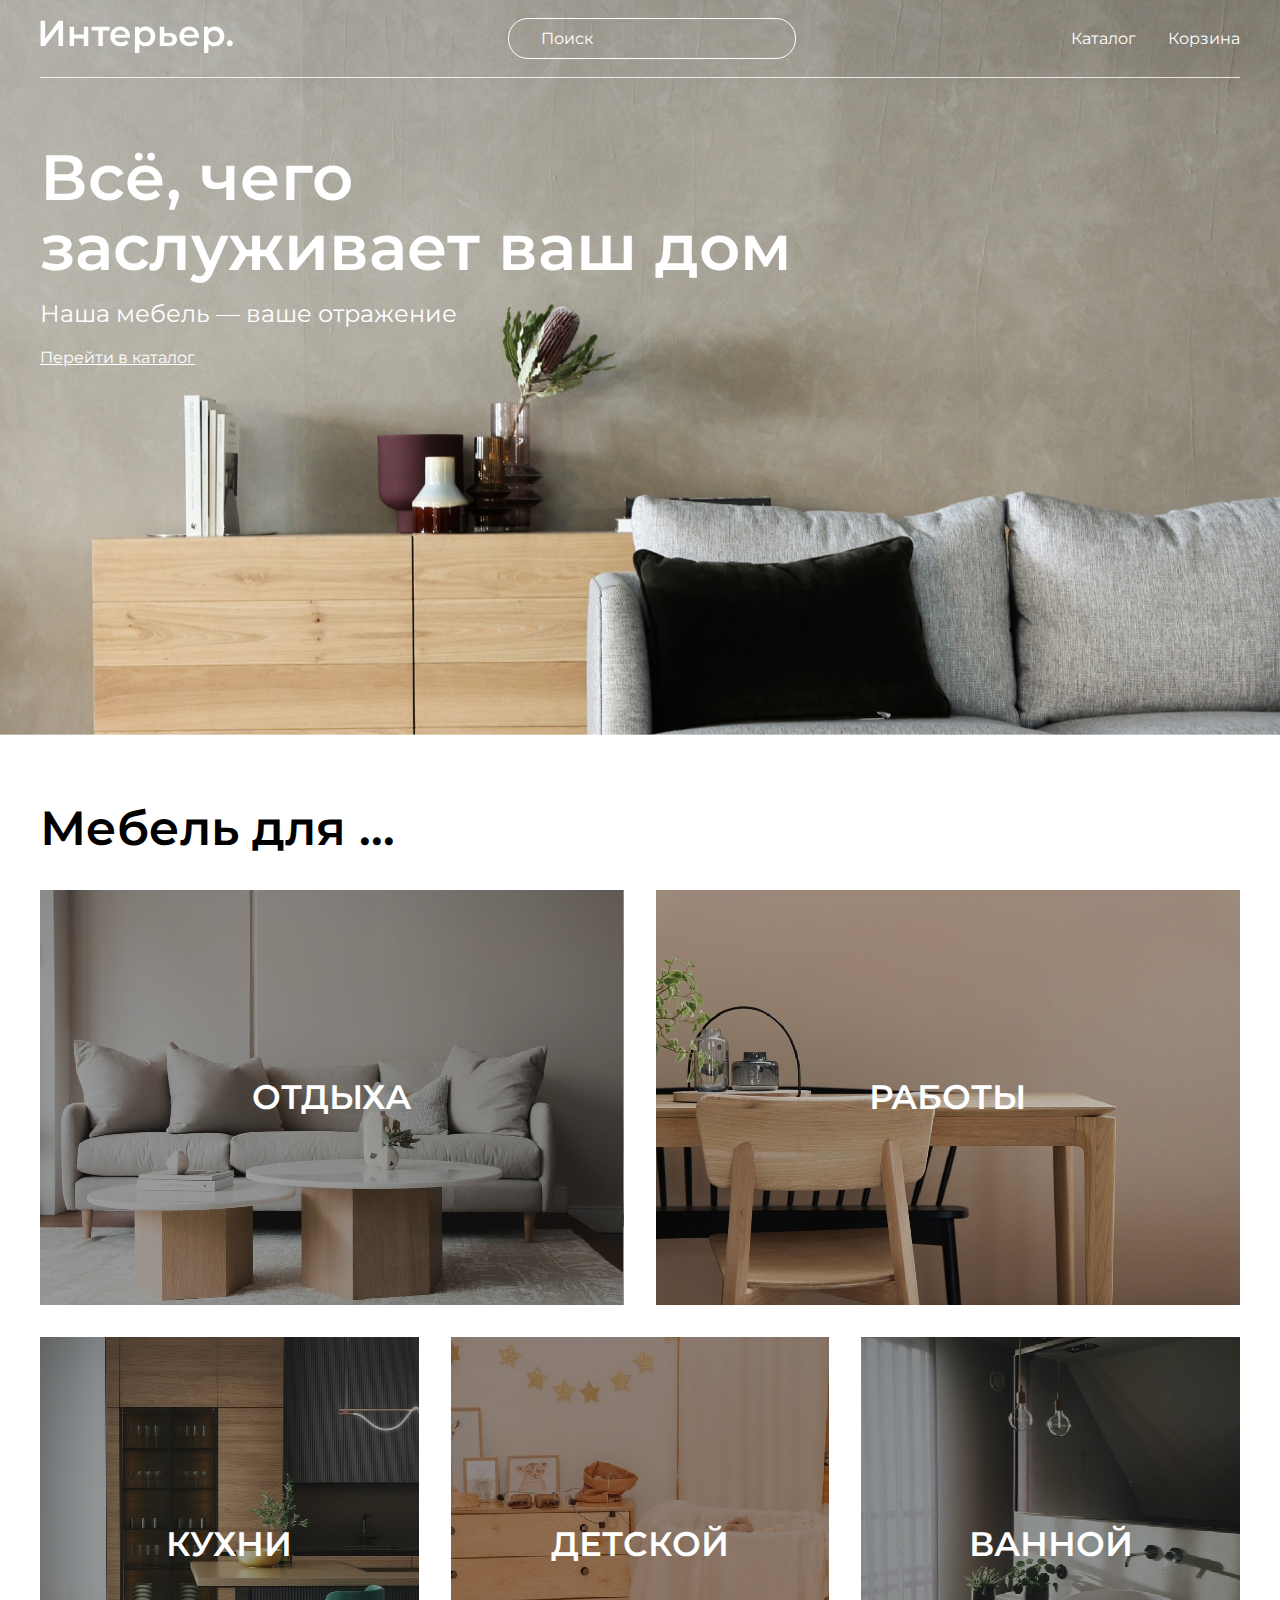
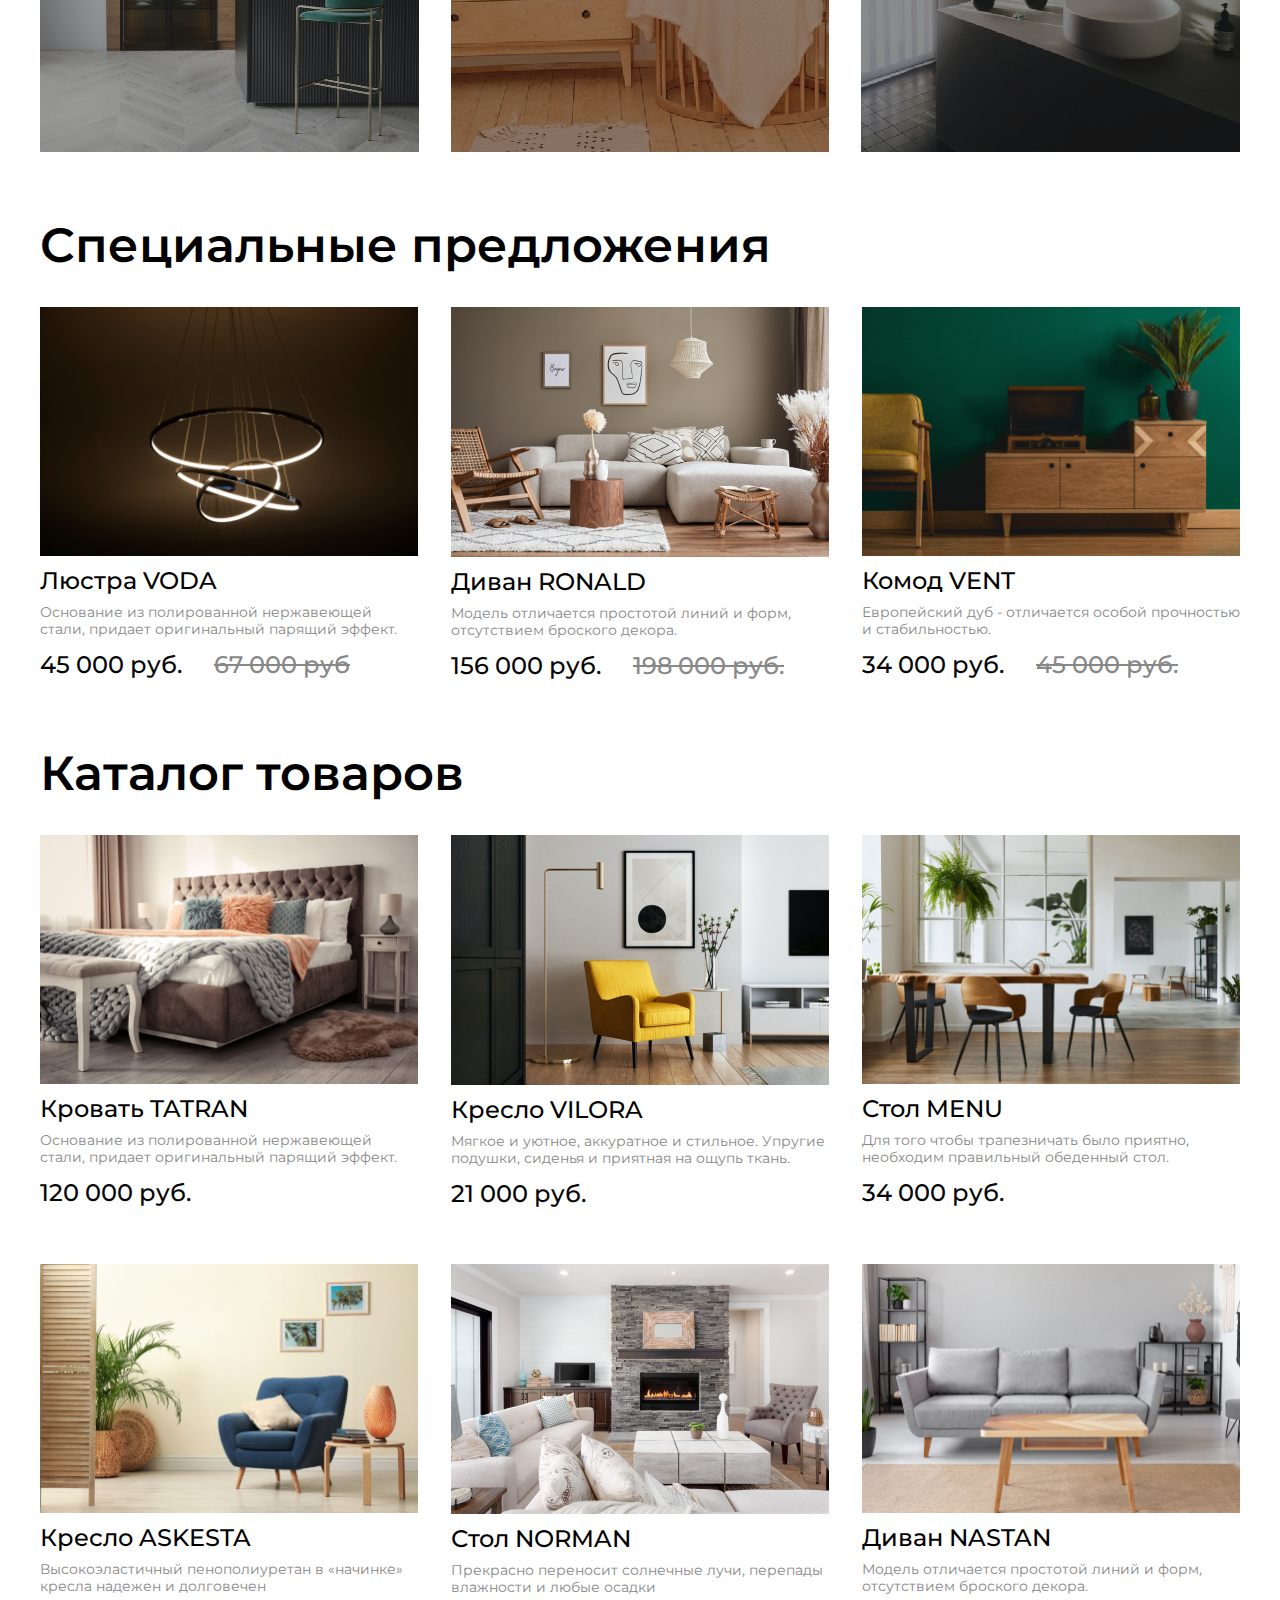
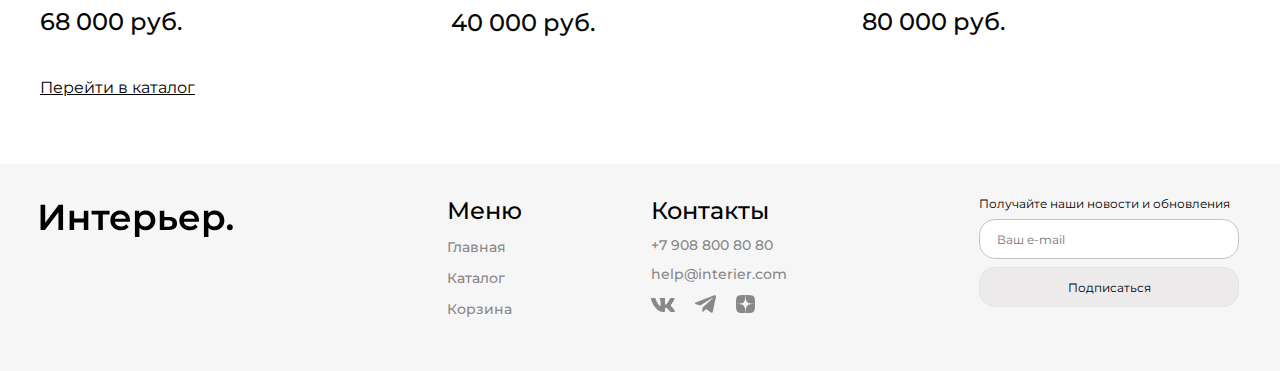
<file: index.html>
<!DOCTYPE html>
<html lang="en">
<head>
  <meta charset="UTF-8">
  <meta name="viewport" content="width=device-width, initial-scale=1.0">
  <title>Document</title>
  <link href="https://fonts.googleapis.com/css2?family=Montserrat:ital,wght@0,100..900;1,100..900&display=swap" rel="stylesheet">
  <link rel="stylesheet" href="style.css">
</head>
  <body>
    <div class="top center">
      <header class="header">
      <a href="index.html">
        <img class="logo-img" src="./img/logo.svg" alt="Здесь должен быть логотип">
      </a>
      <input placeholder="Поиск" class="header__input" type="text">
      <nav >
        <ul class="navigation">
          <li><a class="navigation__link" href="catalog.html">Каталог</a></li>
          <li><a class="navigation__link" href="cart.html">Корзина</a></li>
        </ul>
      </nav>
      <div class="navigation-mobile">
        <a href="#"><svg width="20" height="19" viewBox="0 0 20 19" fill="none" xmlns="http://www.w3.org/2000/svg">
  <g clip-path="url(#clip0_310_627)">
  <path d="M10.0996 1.11316C11.7347 1.06267 13.3279 1.63644 14.5547 2.71863C15.7816 3.80099 16.5504 5.31046 16.7041 6.93933C16.855 8.53827 16.3997 10.133 15.4346 11.4139L18.7686 14.7469C18.8513 14.8297 18.9171 14.9279 18.9619 15.036C19.0067 15.1442 19.0303 15.2607 19.0303 15.3778C19.0303 15.4949 19.0067 15.6114 18.9619 15.7196C18.9171 15.8277 18.8513 15.9259 18.7686 16.0087C18.6858 16.0914 18.5876 16.1572 18.4795 16.202C18.3713 16.2469 18.2548 16.2694 18.1377 16.2694C18.0206 16.2694 17.9041 16.2469 17.7959 16.202C17.6878 16.1572 17.5896 16.0914 17.5068 16.0087L14.1738 12.6747C12.893 13.6424 11.2967 14.0991 9.69629 13.9491C8.06622 13.7962 6.55573 13.0275 5.47266 11.7997C4.38959 10.5718 3.8155 8.97713 3.86719 7.3407C3.919 5.7041 4.59327 4.14806 5.75195 2.99109C6.90958 1.83516 8.46444 1.16376 10.0996 1.11316ZM10.3096 2.91882C9.08288 2.92382 7.90744 3.41275 7.04004 4.28015C6.17266 5.14755 5.68371 6.32302 5.67871 7.54968C5.67378 8.77628 6.15341 9.95557 7.01367 10.83C7.44407 11.2674 7.95698 11.6151 8.52246 11.8534C9.08812 12.0918 9.69574 12.2161 10.3096 12.2186C10.9232 12.2211 11.5312 12.1017 12.0986 11.868C12.6662 11.6343 13.1822 11.2903 13.6162 10.8563C14.0503 10.4223 14.3942 9.90633 14.6279 9.33875C14.8616 8.77131 14.981 8.16333 14.9785 7.54968C14.976 6.93585 14.8516 6.32824 14.6133 5.76257C14.375 5.19707 14.0273 4.68419 13.5898 4.25378C12.7154 3.3935 11.5362 2.91387 10.3096 2.91882Z" fill="white" stroke="white" stroke-width="0.2"/>
  </g>
  <defs>
  <clipPath id="clip0_310_627">
  <rect width="19" height="19" fill="white" transform="translate(0.800537)"/>
  </clipPath>
  </defs>
  </svg>
  </a>
        <a href="catalog.html"><svg width="20" height="21" viewBox="0 0 20 21" fill="none" xmlns="http://www.w3.org/2000/svg">
  <rect x="0.800537" y="0.900024" width="4.57143" height="4.57143" fill="white"/>
  <rect x="0.800537" y="8.21436" width="4.57143" height="4.57143" fill="white"/>
  <rect x="0.800537" y="15.5286" width="4.57143" height="4.57143" fill="white"/>
  <rect x="8.11401" y="8.21436" width="4.57143" height="4.57143" fill="white"/>
  <rect x="8.11401" y="15.5286" width="4.57143" height="4.57143" fill="white"/>
  <rect x="8.11401" y="0.900024" width="4.57143" height="4.57143" fill="white"/>
  <rect x="15.4285" y="8.21436" width="4.57143" height="4.57143" fill="white"/>
  <rect x="15.4285" y="15.5286" width="4.57143" height="4.57143" fill="white"/>
  <rect x="15.4285" y="0.900024" width="4.57143" height="4.57143" fill="white"/>
  </svg>
  </a>
        <a href="cart.html"><svg width="25" height="25" viewBox="0 0 25 25" fill="none" xmlns="http://www.w3.org/2000/svg">
  <path d="M14.5834 20.8333C15.1359 20.8333 15.6658 20.6138 16.0566 20.2231C16.4473 19.8324 16.6667 19.3025 16.6667 18.75C16.6667 18.1974 16.4473 17.6675 16.0566 17.2768C15.6658 16.8861 15.1359 16.6666 14.5834 16.6666C14.0309 16.6666 13.501 16.8861 13.1103 17.2768C12.7196 17.6675 12.5001 18.1974 12.5001 18.75C12.5001 19.3025 12.7196 19.8324 13.1103 20.2231C13.501 20.6138 14.0309 20.8333 14.5834 20.8333ZM7.29174 20.8333C7.84428 20.8333 8.37418 20.6138 8.76488 20.2231C9.15558 19.8324 9.37508 19.3025 9.37508 18.75C9.37508 18.1974 9.15558 17.6675 8.76488 17.2768C8.37418 16.8861 7.84428 16.6666 7.29174 16.6666C6.73921 16.6666 6.20931 16.8861 5.81861 17.2768C5.4279 17.6675 5.20841 18.1974 5.20841 18.75C5.20841 19.3025 5.4279 19.8324 5.81861 20.2231C6.20931 20.6138 6.73921 20.8333 7.29174 20.8333ZM20.873 6.16975C21.133 6.16136 21.3796 6.05217 21.5606 5.86525C21.7416 5.67834 21.8428 5.42836 21.8428 5.16819C21.8428 4.90801 21.7416 4.65804 21.5606 4.47112C21.3796 4.28421 21.133 4.17501 20.873 4.16663H19.674C18.7345 4.16663 17.922 4.81871 17.7178 5.73538L16.4126 11.6125C16.2084 12.5291 15.3959 13.1812 14.4563 13.1812H6.63133L5.12924 7.17079H14.8636C15.1212 7.15904 15.3644 7.04844 15.5425 6.86199C15.7206 6.67555 15.82 6.42761 15.82 6.16975C15.82 5.91189 15.7206 5.66395 15.5425 5.47751C15.3644 5.29106 15.1212 5.18046 14.8636 5.16871H5.12924C4.82473 5.16862 4.5242 5.23796 4.25051 5.37145C3.97682 5.50495 3.73716 5.69909 3.54976 5.93911C3.36236 6.17913 3.23215 6.45872 3.16903 6.75662C3.10591 7.05452 3.11154 7.36289 3.1855 7.65829L4.68758 13.6666C4.79586 14.1002 5.046 14.485 5.39821 14.7601C5.75042 15.0351 6.18447 15.1844 6.63133 15.1843H14.4563C15.368 15.1845 16.2524 14.8736 16.9636 14.3032C17.6748 13.7327 18.1701 12.9368 18.3678 12.0468L19.674 6.16975H20.873Z" fill="white"/>
  </svg>
  </a>
      </div>
    </header>
    <section class="top__content">
      <h1 class="top__main-heading">Всё, чего<br> заслуживает ваш дом</h1>
      <p class="top__slogan">Наша мебель — ваше отражение</p>
      <a class="top__go-to-catalog" href="catalog.html">Перейти в каталог</a>
    </section>
    </div>
    <section class="for-box center">
        <h2 class="for-box__heading">Мебель для ...</h2>
        <div class="for">
          <div class="for__item for__item-1 for__item--big">ОТДЫХА</div>
          <div class="for__item for__item-2 for__item--big">РАБОТЫ</div>
          <div class="for__item for__item-3">КУХНИ</div>
          <div class="for__item for__item-4">ДЕТСКОЙ</div>
          <div class="for__item for__item-5">ВАННОЙ</div>
        </div>
    </section>
    <section class="product-box center">
      <h2 class="product-box__name-block">Специальные предложения</h2>
      <div class="product-content">
          <article class="article">
            <img class="article__img" src="./img/voda.jpg" alt="Люстра VODA">
            <div class="article__icon">
              <img src="./img/basket.svg" alt="Значок корзины">
              <img src="./img/heart.svg" alt="Значок сердечка">
            </div>
            <h3 class="article__product">Люстра VODA</h3>
            <p class="article__product-description">Основание из полированной нержавеющей стали, придает оригинальный парящий эффект.</p>
            <div class="product-box__price">
              <p class="article__price">45 000 руб.</p>
              <p class="article__price article__price--old">67 000 руб</p>
            </div>
          </article>
          <article class="article">
            <img class="article__img" src="./img/ronald.jpg" alt="Диван RONALD">
            <div class="article__icon">
              <img src="./img/basket.svg" alt="Значок корзины">
              <img src="./img/heart.svg" alt="Значок сердечка">
            </div>
            <h3 class="article__product">Диван RONALD</h3>
            <p class="article__product-description">Модель отличается простотой линий и форм, отсутствием броского декора.</p>
            <div class="product-box__price">
              <p class="article__price">156 000 руб.</p>
              <p class="article__price article__price--old">198 000 руб.</p>
            </div>
          </article>
          <article class="article">
            <img class="article__img" src="./img/vent.jpg" alt="Комод VENT">
            <div class="article__icon">
              <img src="./img/basket.svg" alt="Значок корзины">
              <img src="./img/heart.svg" alt="Значок сердечка">
            </div>
            <h3 class="article__product">Комод VENT</h3>
            <p class="article__product-description">Европейский дуб - отличается особой прочностью и стабильностью.</p>
            <div class="product-box__price">
              <p class="article__price">34 000 руб.</p>
              <p class="article__price article__price--old">45 000 руб.</p>
            </div>
          </article>
      </div>
    </section>
    <section class = "product-box center">
      <h2 class = "product-box__name-block">Каталог товаров</h2>
      <div class = "product-content">
        <article class="article">
          <img class = "article__img" src="./img/tatran.jpg" alt="Кровать TATRAN">
          <div class = "article__icon">
            <img src="./img/basket.svg" alt="Значок корзины">
            <img src="./img/heart.svg" alt="Значок сердечка">
          </div>
          <h3 class="article__product">Кровать TATRAN</h3>
          <p class="article__product-description">Основание из полированной нержавеющей стали, придает оригинальный парящий эффект.</p>
          <p class="article__price">120 000 руб.</p>
        </article>      
        <article class="article">
          <img class="article__img" src="./img/vilora.jpg" alt="Кресло VILORA">
          <div class="article__icon">
            <img src="./img/basket.svg" alt="Значок корзины">
            <img src="./img/heart.svg" alt="Значок сердечка">
          </div>
          <h3 class="article__product">Кресло VILORA</h3>
          <p class="article__product-description">Мягкое и уютное, аккуратное и стильное. Упругие подушки, сиденья и приятная на ощупь ткань.</p>
          <p class="article__price">21 000 руб.</p>
        </article>
        <article class="article">
          <img class="article__img" src="./img/menu.jpg" alt="Стол MENU">
          <div class="article__icon">
            <img src="./img/basket.svg" alt="Значок корзины">
            <img src="./img/heart.svg" alt="Значок сердечка">
          </div>
          <h3 class="article__product">Стол MENU</h3>
          <p class="article__product-description">Для того чтобы трапезничать было приятно, необходим правильный обеденный стол.</p>
          <p class="article__price">34 000 руб.</p>
        </article>      
        <article class="article">
          <img class="article__img" src="./img/askesta.jpg" alt="Кресло ASKESTA">
          <div class="article__icon">
            <img src="./img/basket.svg" alt="Значок корзины">
            <img src="./img/heart.svg" alt="Значок сердечка">
          </div>
          <h3 class="article__product">Кресло ASKESTA</h3>
          <p class="article__product-description">Высокоэластичный пенополиуретан в «начинке» кресла надежен и долговечен</p>
          <p class="article__price">68 000 руб.</p>
        </article>
        <article class="article">
          <img class="article__img" src="./img/norman.jpg" alt="Стол NORMAN">
          <div class="article__icon">
            <img src="./img/basket.svg" alt="Значок корзины">
            <img src="./img/heart.svg" alt="Значок сердечка">
          </div>
          <h3 class="article__product">Стол NORMAN</h3>
          <p class="article__product-description">Прекрасно переносит солнечные лучи, перепады влажности и любые осадки</p>
          <p class="article__price">40 000 руб.</p>
        </article>      
        <article class="article">
          <img class="article__img" src="./img/nastan.jpg" alt="Диван NASTAN">
          <div class="article__icon">
            <img src="./img/basket.svg" alt="Значок корзины">
            <img src="./img/heart.svg" alt="Значок сердечка">
          </div>
          <h3 class="article__product">Диван NASTAN</h3>
          <p class="article__product-description">Модель отличается простотой линий и форм, отсутствием броского декора.</p>
          <p class="article__price">80 000 руб.</p>
        </article>
      </div>   
    </section>
    <div class="link-box link-box--mobile center">
      <a class="link-box__link" href="catalog.html">Перейти в каталог</a>
    </div>
    <footer class="footer center">
      <a href="index.html">
        <img class="footer__logo" src="./img/blacklogo.svg" alt="Здесь должен быть логотип">
      </a>
      <div class="footer__menu-news">
        <div class="footer__menu-contacts">
          <div class="footer__menu">
            <h4 class="footer__heading">Меню</h4>
            <nav>
              <ul class="footer__navigation">
                <li><a class="footer__navigation-bottom" href="index.html">Главная</a></li>
                <li><a class="footer__navigation-bottom" href="catalog.html">Каталог</a></li>
                <li><a class="footer__navigation-bottom" href="cart.html">Корзина</a></li>
              </ul>
            </nav>
        </div>
        <div class="footer__contacts">
          <h4 class="footer__heading">Контакты</h4>
          <a class="footer__contacts-link" href="tel:+79088008080">+7 908 800 80 80</a>
          <a class="footer__contacts-link" href="mailto:help@interier.com">help@interier.com</a>
          <div class="footer__social-networks">
            <a href="#"><img class="footer__social-icon" src="./img/vk.svg" alt="ВК"></a>
            <a href="#"><img class="footer__social-icon" src="./img/telegram.svg" alt="telegram"></a>
            <a href="#"><img class="footer__social-icon" src="./img/dzen.svg" alt="dzen"></a>
          </div>
        </div>
      </div>
      <form class="footer__news">
        <p class="footer__paragraph">Получайте наши новости и обновления</p>
        <input placeholder="Ваш e-mail" class = "mail" type="email">
        <button type="submit" class="subscribe-btn">Подписаться</button>
      </form>
      </div>
    </footer> 
  </body>
</html>
</file>
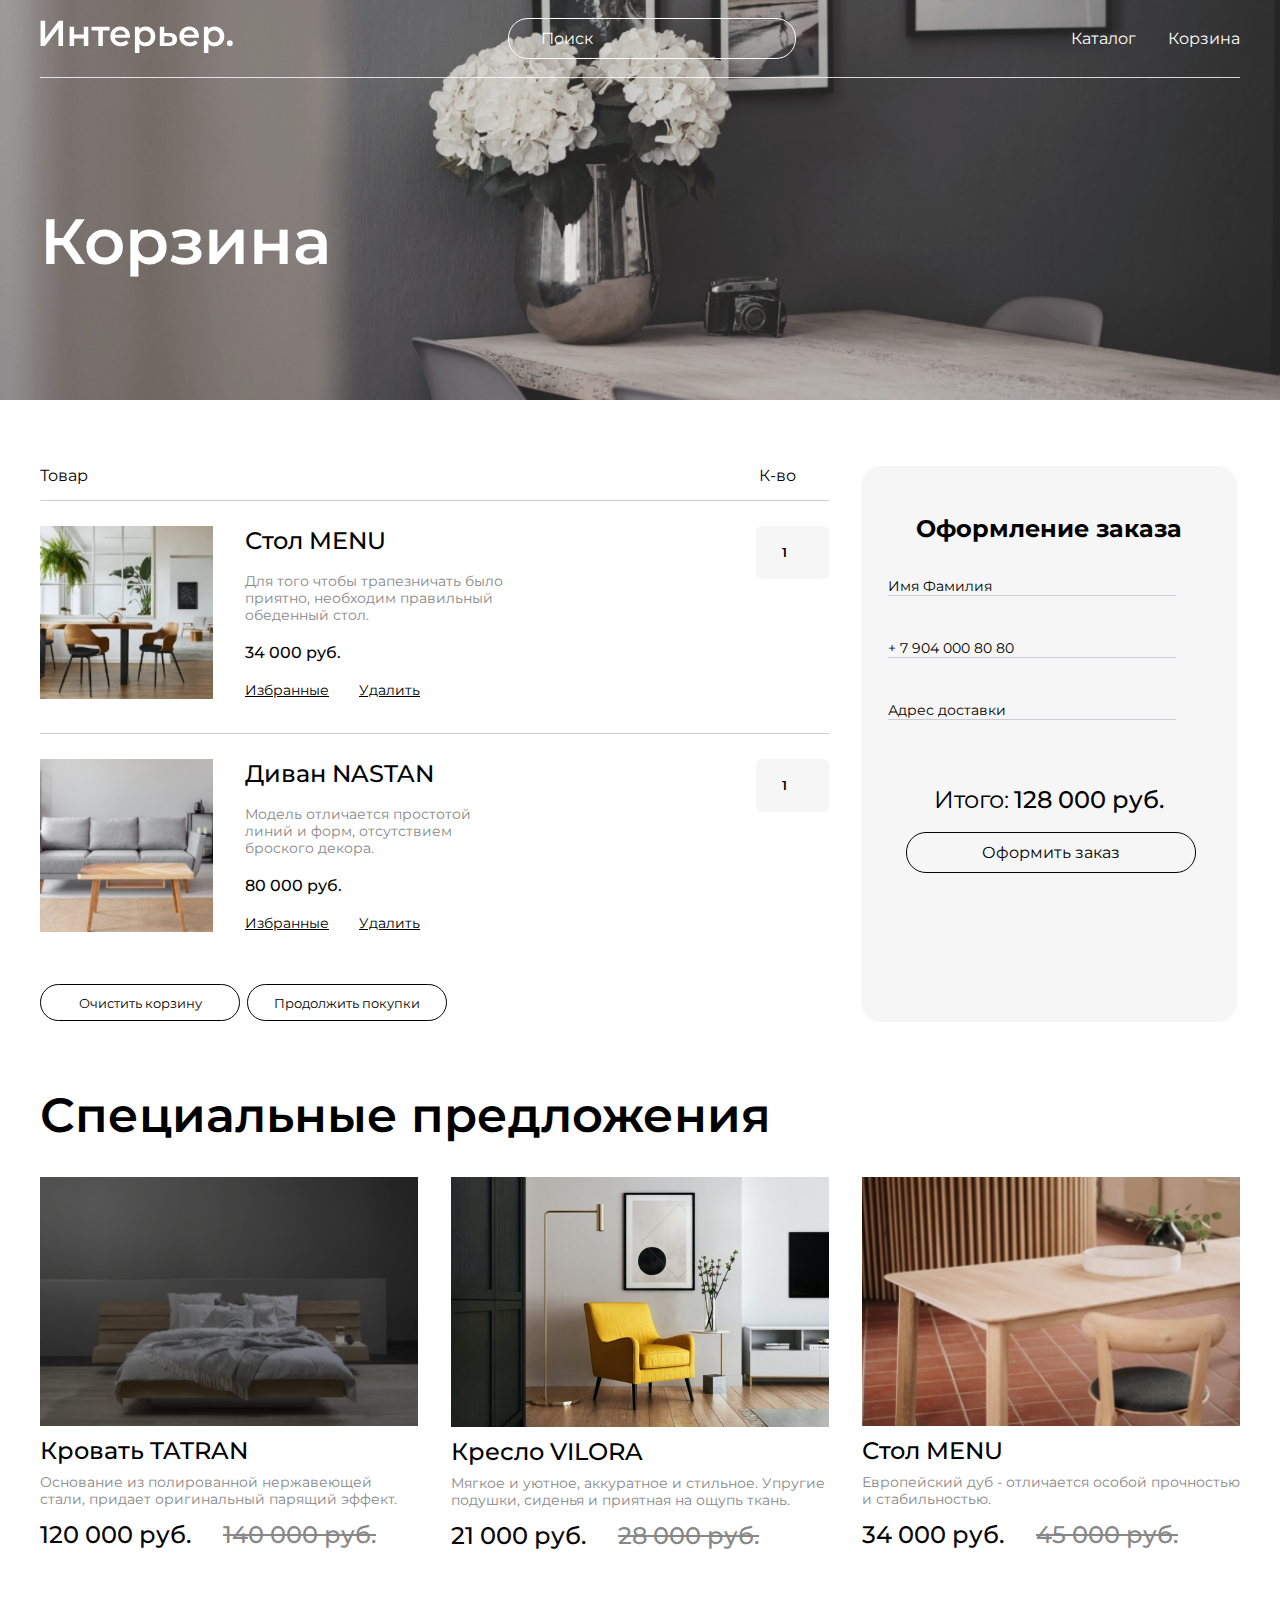
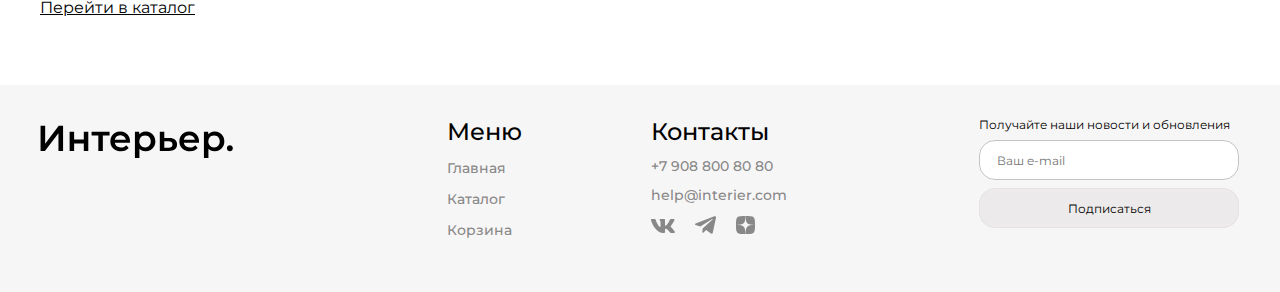
<file: cart.html>
<!DOCTYPE html>
<html lang="en">
<head>
  <meta charset="UTF-8">
  <meta name="viewport" content="width=device-width, initial-scale=1.0">
  <title>Document</title>
  <link href="https://fonts.googleapis.com/css2?family=Montserrat:ital,wght@0,100..900;1,100..900&display=swap" rel="stylesheet">
  <link rel="stylesheet" href="style.css">
</head>
<body>
  <div class="top-cart center">
    <header class="header">
    <a href="index.html">
      <img class="logo-img" src="./img/logo.svg" alt="Здесь должен быть логотип">
    </a>
    <input placeholder="Поиск" class = "header__input" type="text">
    <nav >
      <ul class="navigation">
        <li><a class="navigation__link" href="catalog.html">Каталог</a></li>
        <li><a class="navigation__link" href="cart.html">Корзина</a></li>
      </ul>
    </nav>
    <div class="navigation-mobile">
      <a href="#"><svg width="20" height="19" viewBox="0 0 20 19" fill="none" xmlns="http://www.w3.org/2000/svg">
<g clip-path="url(#clip0_310_627)">
<path d="M10.0996 1.11316C11.7347 1.06267 13.3279 1.63644 14.5547 2.71863C15.7816 3.80099 16.5504 5.31046 16.7041 6.93933C16.855 8.53827 16.3997 10.133 15.4346 11.4139L18.7686 14.7469C18.8513 14.8297 18.9171 14.9279 18.9619 15.036C19.0067 15.1442 19.0303 15.2607 19.0303 15.3778C19.0303 15.4949 19.0067 15.6114 18.9619 15.7196C18.9171 15.8277 18.8513 15.9259 18.7686 16.0087C18.6858 16.0914 18.5876 16.1572 18.4795 16.202C18.3713 16.2469 18.2548 16.2694 18.1377 16.2694C18.0206 16.2694 17.9041 16.2469 17.7959 16.202C17.6878 16.1572 17.5896 16.0914 17.5068 16.0087L14.1738 12.6747C12.893 13.6424 11.2967 14.0991 9.69629 13.9491C8.06622 13.7962 6.55573 13.0275 5.47266 11.7997C4.38959 10.5718 3.8155 8.97713 3.86719 7.3407C3.919 5.7041 4.59327 4.14806 5.75195 2.99109C6.90958 1.83516 8.46444 1.16376 10.0996 1.11316ZM10.3096 2.91882C9.08288 2.92382 7.90744 3.41275 7.04004 4.28015C6.17266 5.14755 5.68371 6.32302 5.67871 7.54968C5.67378 8.77628 6.15341 9.95557 7.01367 10.83C7.44407 11.2674 7.95698 11.6151 8.52246 11.8534C9.08812 12.0918 9.69574 12.2161 10.3096 12.2186C10.9232 12.2211 11.5312 12.1017 12.0986 11.868C12.6662 11.6343 13.1822 11.2903 13.6162 10.8563C14.0503 10.4223 14.3942 9.90633 14.6279 9.33875C14.8616 8.77131 14.981 8.16333 14.9785 7.54968C14.976 6.93585 14.8516 6.32824 14.6133 5.76257C14.375 5.19707 14.0273 4.68419 13.5898 4.25378C12.7154 3.3935 11.5362 2.91387 10.3096 2.91882Z" fill="white" stroke="white" stroke-width="0.2"/>
</g>
<defs>
<clipPath id="clip0_310_627">
<rect width="19" height="19" fill="white" transform="translate(0.800537)"/>
</clipPath>
</defs>
      </svg>
      </a>
            <a href="catalog.html"><svg width="20" height="21" viewBox="0 0 20 21" fill="none" xmlns="http://www.w3.org/2000/svg">
      <rect x="0.800537" y="0.900024" width="4.57143" height="4.57143" fill="white"/>
      <rect x="0.800537" y="8.21436" width="4.57143" height="4.57143" fill="white"/>
      <rect x="0.800537" y="15.5286" width="4.57143" height="4.57143" fill="white"/>
      <rect x="8.11401" y="8.21436" width="4.57143" height="4.57143" fill="white"/>
      <rect x="8.11401" y="15.5286" width="4.57143" height="4.57143" fill="white"/>
      <rect x="8.11401" y="0.900024" width="4.57143" height="4.57143" fill="white"/>
      <rect x="15.4285" y="8.21436" width="4.57143" height="4.57143" fill="white"/>
      <rect x="15.4285" y="15.5286" width="4.57143" height="4.57143" fill="white"/>
      <rect x="15.4285" y="0.900024" width="4.57143" height="4.57143" fill="white"/>
      </svg>
      </a>
            <a href="cart.html"><svg width="25" height="25" viewBox="0 0 25 25" fill="none" xmlns="http://www.w3.org/2000/svg">
      <path d="M14.5834 20.8333C15.1359 20.8333 15.6658 20.6138 16.0566 20.2231C16.4473 19.8324 16.6667 19.3025 16.6667 18.75C16.6667 18.1974 16.4473 17.6675 16.0566 17.2768C15.6658 16.8861 15.1359 16.6666 14.5834 16.6666C14.0309 16.6666 13.501 16.8861 13.1103 17.2768C12.7196 17.6675 12.5001 18.1974 12.5001 18.75C12.5001 19.3025 12.7196 19.8324 13.1103 20.2231C13.501 20.6138 14.0309 20.8333 14.5834 20.8333ZM7.29174 20.8333C7.84428 20.8333 8.37418 20.6138 8.76488 20.2231C9.15558 19.8324 9.37508 19.3025 9.37508 18.75C9.37508 18.1974 9.15558 17.6675 8.76488 17.2768C8.37418 16.8861 7.84428 16.6666 7.29174 16.6666C6.73921 16.6666 6.20931 16.8861 5.81861 17.2768C5.4279 17.6675 5.20841 18.1974 5.20841 18.75C5.20841 19.3025 5.4279 19.8324 5.81861 20.2231C6.20931 20.6138 6.73921 20.8333 7.29174 20.8333ZM20.873 6.16975C21.133 6.16136 21.3796 6.05217 21.5606 5.86525C21.7416 5.67834 21.8428 5.42836 21.8428 5.16819C21.8428 4.90801 21.7416 4.65804 21.5606 4.47112C21.3796 4.28421 21.133 4.17501 20.873 4.16663H19.674C18.7345 4.16663 17.922 4.81871 17.7178 5.73538L16.4126 11.6125C16.2084 12.5291 15.3959 13.1812 14.4563 13.1812H6.63133L5.12924 7.17079H14.8636C15.1212 7.15904 15.3644 7.04844 15.5425 6.86199C15.7206 6.67555 15.82 6.42761 15.82 6.16975C15.82 5.91189 15.7206 5.66395 15.5425 5.47751C15.3644 5.29106 15.1212 5.18046 14.8636 5.16871H5.12924C4.82473 5.16862 4.5242 5.23796 4.25051 5.37145C3.97682 5.50495 3.73716 5.69909 3.54976 5.93911C3.36236 6.17913 3.23215 6.45872 3.16903 6.75662C3.10591 7.05452 3.11154 7.36289 3.1855 7.65829L4.68758 13.6666C4.79586 14.1002 5.046 14.485 5.39821 14.7601C5.75042 15.0351 6.18447 15.1844 6.63133 15.1843H14.4563C15.368 15.1845 16.2524 14.8736 16.9636 14.3032C17.6748 13.7327 18.1701 12.9368 18.3678 12.0468L19.674 6.16975H20.873Z" fill="white"/>
      </svg>
      </a>
    </div>
  </header>
  <section class="top-cart__content">
    <h1 class="top-cart__main-heading">Корзина</h1>
  </section>
  </div>
  <section class="cart center cart--flex">
    <div class="cart__content">
      <div class="cart__name-box">
        <p class="cart__text">Товар</p>
        <p class="cart__text">К-во</p>
      </div>
      <div class="cart__item">
        <div class="cart__left">
          <img class="cart__img-article" src="./img/menu-cart.jpeg" alt="">
          <div class="cart__info">
            <h4 class="cart__product">Стол MENU</h4>
            <p class="cart__product-description">Для того чтобы трапезничать было приятно, необходим правильный обеденный стол.</p>
            <p class="cart__price">34 000 руб.</p>
            <div class="cart__link-box">
              <a class="cart__link-box-text" href="#">Избранные</a>
              <a class="cart__link-box-text" href="#">Удалить</a>
            </div>
          </div>
        </div>
        <input class="cart__input" type="number"  value="1" min="1">
      </div>
      <div class="cart__item cart__item--lastline">
        <div class="cart__left">
          <img class="cart__img-article" src="./img/nastan-cart.jpeg" alt="">
          <div class="cart__info">
            <h4 class="cart__product">Диван NASTAN</h4>
            <p class="cart__product-description">Модель отличается простотой линий и форм, отсутствием броского декора.</p>
            <p class="cart__price">80 000 руб.</p>
            <div class="cart__link-box">
              <a class="cart__link-box-text" href="#">Избранные</a>
              <a class="cart__link-box-text" href="#">Удалить</a>
            </div>
          </div>
        </div>
        <input class="cart__input" type="number"  value="1" min="1">
      </div>
      <div class="cart__btn">
        <button class="cart__clear-btn">Очистить корзину</button>
        <form action="catalog.html"><button class = "cart__btn-сontinue-shopping-btn">Продолжить покупки</button></form>
      </div>
    </div>
    <div class="cart__form">
      <h3 class="cart__heading">Оформление заказа</h3>
      <div class="cart__fields-for-order">
        <input class="cart__input-fields" type="text"  placeholder="Имя Фамилия">
        <input class="cart__input-fields" type="tel"  placeholder="+ 7 904 000 80 80">
        <input class="cart__input-fields" type="text"  placeholder="Адрес доставки">
      </div>
      <div class="cart__final-price-box">
        <p class="cart__final">Итого:</p>
        <p class="cart__final-price">128 000 руб.</p>
      </div>
      <button class="cart__order-btn">Оформить заказ</button>
    </div>
  </section>
  <section class="product-box center">
    <h2 class="product-box__name-block">Специальные предложения</h2>
    <div class="product-content product-content--cart">
        <article class="article">
          <img class="article__img" src="./img/tatran-catalog.jpeg" alt="Кровать TATRAN">
          <div class="article__icon">
            <img src="./img/basket.svg" alt="Значок корзины">
            <img src="./img/heart.svg" alt="Значок сердечка">
          </div>
        <h3 class="article__product">Кровать TATRAN</h3>
        <p class="article__product-description">Основание из полированной нержавеющей стали, придает оригинальный парящий эффект.</p>
          <div class="product-box__price">
            <p class="article__price">120 000 руб.</p>
            <p class="article__price article__price--old">140 000 руб.</p>
          </div>
        </article>
        <article class="article">
          <img class="article__img" src="./img/vilora.jpg" alt="Кресло VILORA">
          <div class="article__icon">
            <img src="./img/basket.svg" alt="Значок корзины">
            <img src="./img/heart.svg" alt="Значок сердечка">
          </div>
          <h3 class="article__product">Кресло VILORA</h3>
          <p class="article__product-description">Мягкое и уютное, аккуратное и стильное. Упругие подушки, сиденья и приятная на ощупь ткань.</p>
          <div class="product-box__price">
            <p class="article__price">21 000 руб.</p>
            <p class="article__price article__price--old">28 000 руб.</p>
          </div>
        </article>
        <article class="article">
          <img class="article__img" src="./img/menu-catalog.jpeg" alt="Стол MENU">
          <div class="article__icon">
            <img src="./img/basket.svg" alt="Значок корзины">
            <img src="./img/heart.svg" alt="Значок сердечка">
          </div>
          <h3 class="article__product">Стол MENU</h3>
          <p class="article__product-description">Европейский дуб - отличается особой прочностью и стабильностью.</p>
          <div class="product-box__price">
            <p class="article__price">34 000 руб.</p>
            <p class="article__price article__price--old">45 000 руб.</p>
          </div>
        </article>
    </div>
  </section>
  <div class="cart-link-box center">
    <a class="cart-link-box__link" href="catalog.html">Перейти в каталог</a>
  </div>
  <footer class="footer center">
    <a href="index.html">
      <img class="footer__logo" src="./img/blacklogo.svg" alt="Здесь должен быть логотип">
    </a>
    <div class="footer__menu-news">
      <div class="footer__menu-contacts">
        <div class="footer__menu">
          <h4 class="footer__heading">Меню</h4>
          <nav>
            <ul class="footer__navigation">
              <li><a class="footer__navigation-bottom" href="index.html">Главная</a></li>
              <li><a class="footer__navigation-bottom" href="catalog.html">Каталог</a></li>
              <li><a class="footer__navigation-bottom" href="cart.html">Корзина</a></li>
            </ul>
          </nav>
      </div>
      <div class="footer__contacts">
        <h4 class="footer__heading">Контакты</h4>
        <a class="footer__contacts-link" href="tel:+79088008080">+7 908 800 80 80</a>
        <a class="footer__contacts-link" href="mailto:help@interier.com">help@interier.com</a>
        <div class="footer__social-networks">
          <a href="#"><img class="footer__social-icon" src="./img/vk.svg" alt="ВК"></a>
          <a href="#"><img class="footer__social-icon" src="./img/telegram.svg" alt="telegram"></a>
          <a href="#"><img class="footer__social-icon" src="./img/dzen.svg" alt="dzen"></a>
        </div>
      </div>
    </div>
    <form class="footer__news">
      <p class="footer__paragraph">Получайте наши новости и обновления</p>
      <input placeholder="Ваш e-mail" class = "mail" type="email">
      <button type="submit" class="subscribe-btn">Подписаться</button>
    </form>
    </div>
  </footer>
</body>
</html>
</file>
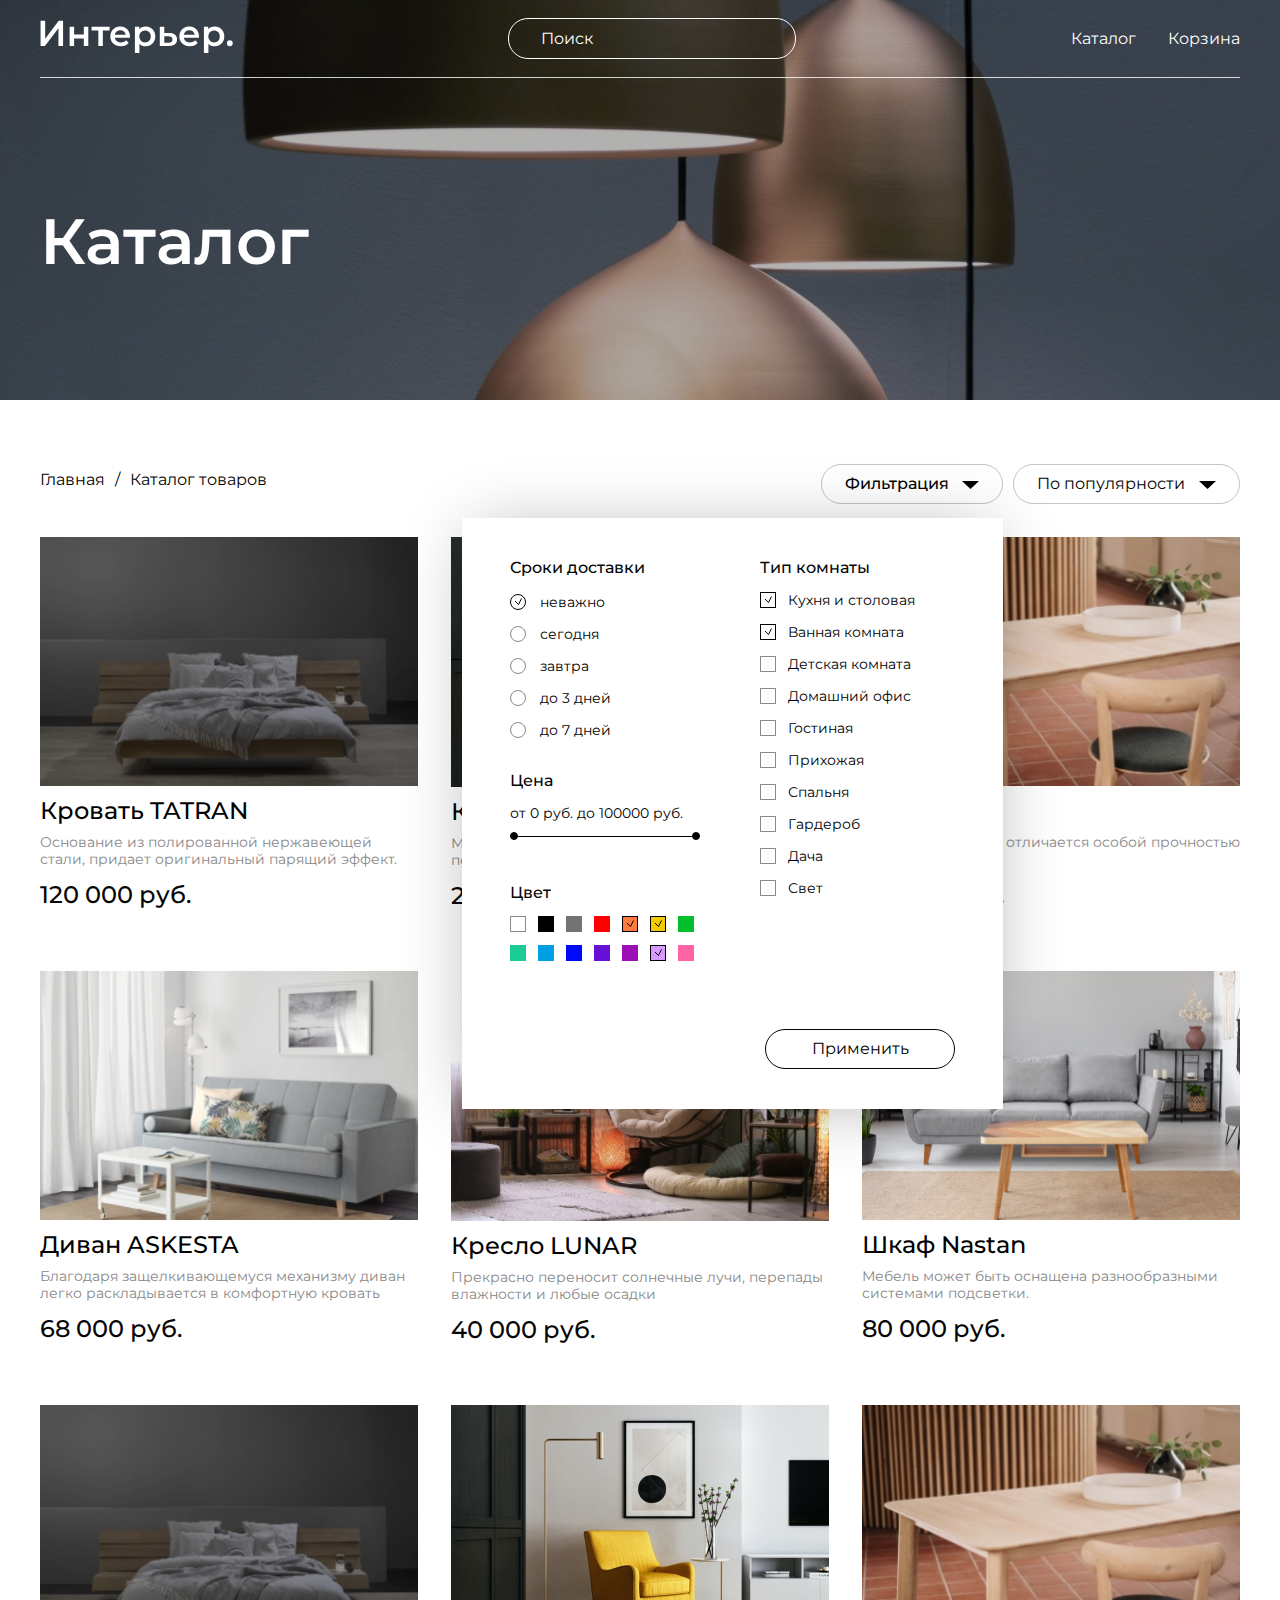
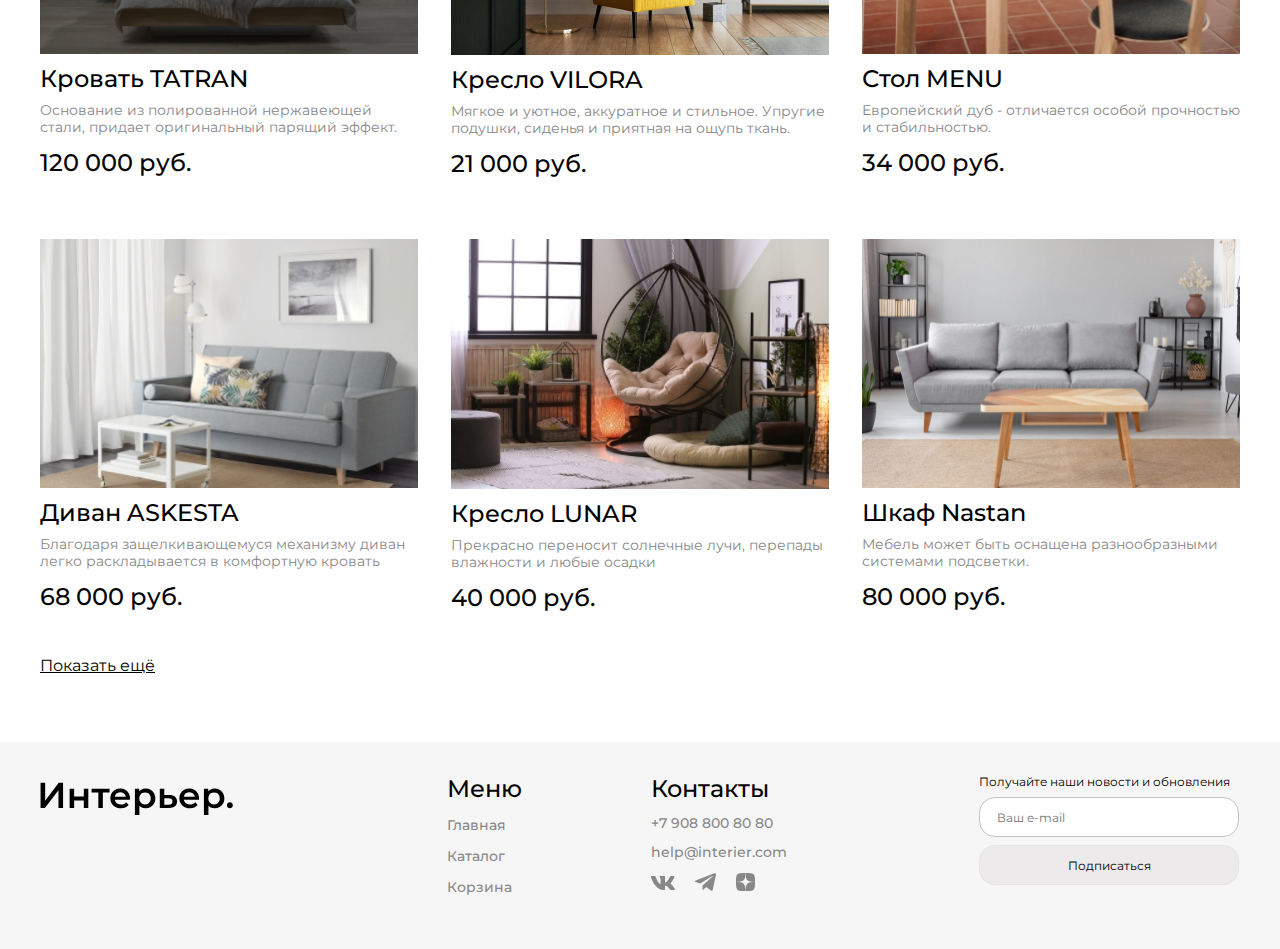
<file: catalog.html>
<!DOCTYPE html>
<html lang="en">
<head>
  <meta charset="UTF-8">
  <meta name="viewport" content="width=device-width, initial-scale=1.0">
  <title>Document</title>
  <link href="https://fonts.googleapis.com/css2?family=Montserrat:ital,wght@0,100..900;1,100..900&display=swap" rel="stylesheet">
  <link rel="stylesheet" href="style.css">
</head>
<body>
  <div class="top top-catalog center">
    <header class ="header">
    <a href="index.html">
      <img class="logo-img" src="./img/logo.svg" alt="Здесь должен быть логотип">
    </a>
    <input placeholder="Поиск" class = "header__input" type="text">
    <nav >
      <ul class="navigation">
        <li><a class="navigation__link" href="catalog.html">Каталог</a></li>
        <li><a class="navigation__link" href="cart.html">Корзина</a></li>
      </ul>
    </nav>
    <div class="navigation-mobile">
      <a href="#"><svg width="20" height="19" viewBox="0 0 20 19" fill="none" xmlns="http://www.w3.org/2000/svg">
<g clip-path="url(#clip0_310_627)">
<path d="M10.0996 1.11316C11.7347 1.06267 13.3279 1.63644 14.5547 2.71863C15.7816 3.80099 16.5504 5.31046 16.7041 6.93933C16.855 8.53827 16.3997 10.133 15.4346 11.4139L18.7686 14.7469C18.8513 14.8297 18.9171 14.9279 18.9619 15.036C19.0067 15.1442 19.0303 15.2607 19.0303 15.3778C19.0303 15.4949 19.0067 15.6114 18.9619 15.7196C18.9171 15.8277 18.8513 15.9259 18.7686 16.0087C18.6858 16.0914 18.5876 16.1572 18.4795 16.202C18.3713 16.2469 18.2548 16.2694 18.1377 16.2694C18.0206 16.2694 17.9041 16.2469 17.7959 16.202C17.6878 16.1572 17.5896 16.0914 17.5068 16.0087L14.1738 12.6747C12.893 13.6424 11.2967 14.0991 9.69629 13.9491C8.06622 13.7962 6.55573 13.0275 5.47266 11.7997C4.38959 10.5718 3.8155 8.97713 3.86719 7.3407C3.919 5.7041 4.59327 4.14806 5.75195 2.99109C6.90958 1.83516 8.46444 1.16376 10.0996 1.11316ZM10.3096 2.91882C9.08288 2.92382 7.90744 3.41275 7.04004 4.28015C6.17266 5.14755 5.68371 6.32302 5.67871 7.54968C5.67378 8.77628 6.15341 9.95557 7.01367 10.83C7.44407 11.2674 7.95698 11.6151 8.52246 11.8534C9.08812 12.0918 9.69574 12.2161 10.3096 12.2186C10.9232 12.2211 11.5312 12.1017 12.0986 11.868C12.6662 11.6343 13.1822 11.2903 13.6162 10.8563C14.0503 10.4223 14.3942 9.90633 14.6279 9.33875C14.8616 8.77131 14.981 8.16333 14.9785 7.54968C14.976 6.93585 14.8516 6.32824 14.6133 5.76257C14.375 5.19707 14.0273 4.68419 13.5898 4.25378C12.7154 3.3935 11.5362 2.91387 10.3096 2.91882Z" fill="white" stroke="white" stroke-width="0.2"/>
</g>
<defs>
<clipPath id="clip0_310_627">
<rect width="19" height="19" fill="white" transform="translate(0.800537)"/>
</clipPath>
</defs>
      </svg>
      </a>
            <a href="catalog.html"><svg width="20" height="21" viewBox="0 0 20 21" fill="none" xmlns="http://www.w3.org/2000/svg">
      <rect x="0.800537" y="0.900024" width="4.57143" height="4.57143" fill="white"/>
      <rect x="0.800537" y="8.21436" width="4.57143" height="4.57143" fill="white"/>
      <rect x="0.800537" y="15.5286" width="4.57143" height="4.57143" fill="white"/>
      <rect x="8.11401" y="8.21436" width="4.57143" height="4.57143" fill="white"/>
      <rect x="8.11401" y="15.5286" width="4.57143" height="4.57143" fill="white"/>
      <rect x="8.11401" y="0.900024" width="4.57143" height="4.57143" fill="white"/>
      <rect x="15.4285" y="8.21436" width="4.57143" height="4.57143" fill="white"/>
      <rect x="15.4285" y="15.5286" width="4.57143" height="4.57143" fill="white"/>
      <rect x="15.4285" y="0.900024" width="4.57143" height="4.57143" fill="white"/>
      </svg>
      </a>
            <a href="cart.html"><svg width="25" height="25" viewBox="0 0 25 25" fill="none" xmlns="http://www.w3.org/2000/svg">
      <path d="M14.5834 20.8333C15.1359 20.8333 15.6658 20.6138 16.0566 20.2231C16.4473 19.8324 16.6667 19.3025 16.6667 18.75C16.6667 18.1974 16.4473 17.6675 16.0566 17.2768C15.6658 16.8861 15.1359 16.6666 14.5834 16.6666C14.0309 16.6666 13.501 16.8861 13.1103 17.2768C12.7196 17.6675 12.5001 18.1974 12.5001 18.75C12.5001 19.3025 12.7196 19.8324 13.1103 20.2231C13.501 20.6138 14.0309 20.8333 14.5834 20.8333ZM7.29174 20.8333C7.84428 20.8333 8.37418 20.6138 8.76488 20.2231C9.15558 19.8324 9.37508 19.3025 9.37508 18.75C9.37508 18.1974 9.15558 17.6675 8.76488 17.2768C8.37418 16.8861 7.84428 16.6666 7.29174 16.6666C6.73921 16.6666 6.20931 16.8861 5.81861 17.2768C5.4279 17.6675 5.20841 18.1974 5.20841 18.75C5.20841 19.3025 5.4279 19.8324 5.81861 20.2231C6.20931 20.6138 6.73921 20.8333 7.29174 20.8333ZM20.873 6.16975C21.133 6.16136 21.3796 6.05217 21.5606 5.86525C21.7416 5.67834 21.8428 5.42836 21.8428 5.16819C21.8428 4.90801 21.7416 4.65804 21.5606 4.47112C21.3796 4.28421 21.133 4.17501 20.873 4.16663H19.674C18.7345 4.16663 17.922 4.81871 17.7178 5.73538L16.4126 11.6125C16.2084 12.5291 15.3959 13.1812 14.4563 13.1812H6.63133L5.12924 7.17079H14.8636C15.1212 7.15904 15.3644 7.04844 15.5425 6.86199C15.7206 6.67555 15.82 6.42761 15.82 6.16975C15.82 5.91189 15.7206 5.66395 15.5425 5.47751C15.3644 5.29106 15.1212 5.18046 14.8636 5.16871H5.12924C4.82473 5.16862 4.5242 5.23796 4.25051 5.37145C3.97682 5.50495 3.73716 5.69909 3.54976 5.93911C3.36236 6.17913 3.23215 6.45872 3.16903 6.75662C3.10591 7.05452 3.11154 7.36289 3.1855 7.65829L4.68758 13.6666C4.79586 14.1002 5.046 14.485 5.39821 14.7601C5.75042 15.0351 6.18447 15.1844 6.63133 15.1843H14.4563C15.368 15.1845 16.2524 14.8736 16.9636 14.3032C17.6748 13.7327 18.1701 12.9368 18.3678 12.0468L19.674 6.16975H20.873Z" fill="white"/>
      </svg>
      </a>
    </div>
  </header>
  <section class="top__content">
    <h1 class="top__main-heading-catalog">Каталог</h1>
  </section>
  </div>
  <section class="product-box center">
    <div class="product-box__top">
      <div class="product-box__name-catalog">
        <a href="index.html" class="product-box__name-catalog-underline">Главная</a>
        <p>/</p>
        <p>Каталог товаров</p>
      </div>
      <div class="btn-catalog">
        <div class="filter-btn-block">
          <button class="filter-btn">Фильтрация</button>
          <form class="filter-form" action="#" method="get">
            <div class=filter-form__block>
              <fieldset class="filter-form__fieldset">
                <legend class="filter-form__legend filter-form__legend--margin">Сроки доставки</legend>
                  <div class="radio">
                    <input class="radio__input" type="radio" name="radio-btn" id="radio-btn1" checked>
                    <label class="radio__label" for="radio-btn1">неважно</label>
                  </div>
                  <div class="radio">
                    <input class="radio__input" type="radio" name="radio-btn" id="radio-btn2">
                    <label class="radio__label" for="radio-btn2">сегодня</label>
                  </div>
                  <div class="radio">
                    <input class="radio__input" type="radio" name="radio-btn" id="radio-btn3">
                    <label class="radio__label" for="radio-btn3">завтра</label>
                  </div>
                  <div class="radio">
                    <input class="radio__input" type="radio" name="radio-btn" id="radio-btn4">
                    <label class="radio__label" for="radio-btn4">до 3 дней</label>
                  </div>
                  <div class="radio">
                    <input class="radio__input" type="radio" name="radio-btn" id="radio-btn5">
                    <label class="radio__label" for="radio-btn5">до 7 дней</label>
                  </div>               
              </fieldset>
              <fieldset class="filter-form__fieldset">
                <legend class="filter-form__legend">Цена</legend>
                <div class="range">
                  <label class="range__label">от 0 руб. до 100000 руб.</label>
                  <div class="range__slider">
                    <input class="range__input range__input--min" name="range_1" type="range" min="1" max="100000" value="1">
                    <input class="range__input range__input--max" name="range_1" type="range" min="1" max="100000" value="100000">
                  </div>                
                </div>
              </fieldset>
              <fieldset class="filter-form__fieldset">
                <legend class="filter-form__legend">Цвет</legend>
                <div  class="color-checkbox">
                  <div class="single-color">
                    <input class="color-checkbox__input" type="checkbox" name="color-checkbox-btn" id="color-checkbox-white">
                    <label class="color-checkbox__label color-checkbox__label--white" for="color-checkbox-white"></label>
                  </div>
                  <div class="single-color">
                    <input class="color-checkbox__input" type="checkbox" name="color-checkbox-btn" id="color-checkbox-black">
                    <label class="color-checkbox__label color-checkbox__label--black" for="color-checkbox-black"></label>
                  </div>
                  <div class="single-color">
                    <input class="color-checkbox__input" type="checkbox" name="color-checkbox-btn" id="color-checkbox-gray">
                    <label class="color-checkbox__label color-checkbox__label--gray" for="color-checkbox-gray"></label>
                  </div>
                  <div class="single-color">
                    <input class="color-checkbox__input" type="checkbox" name="color-checkbox-btn" id="color-checkbox-red">
                    <label class="color-checkbox__label color-checkbox__label--red" for="color-checkbox-red"></label>
                  </div>
                  <div class="single-color">
                    <input class="color-checkbox__input" type="checkbox" name="color-checkbox-btn" id="color-checkbox-orange" checked>
                    <label class="color-checkbox__label color-checkbox__label--orange" for="color-checkbox-orange"></label>
                  </div>
                  <div class="single-color">
                    <input class="color-checkbox__input" type="checkbox" name="color-checkbox-btn" id="color-checkbox-yellow" checked>
                    <label class="color-checkbox__label color-checkbox__label--yellow" for="color-checkbox-yellow"></label>
                  </div>
                  <div class="single-color">
                    <input class="color-checkbox__input" type="checkbox" name="color-checkbox-btn" id="color-checkbox-green">
                    <label class="color-checkbox__label color-checkbox__label--green" for="color-checkbox-green"></label>
                  </div>            
                  <div class="single-color">
                    <input class="color-checkbox__input" type="checkbox" name="color-checkbox-btn" id="color-checkbox-teal">
                    <label class="color-checkbox__label color-checkbox__label--teal" for="color-checkbox-teal"></label>
                  </div>
                  <div class="single-color">
                    <input class="color-checkbox__input" type="checkbox" name="color-checkbox-btn" id="color-checkbox-lightblue">
                    <label class="color-checkbox__label color-checkbox__label--lightblue" for="color-checkbox-lightblue"></label>
                  </div>
                  <div class="single-color">
                    <input class="color-checkbox__input" type="checkbox" name="color-checkbox-btn" id="color-checkbox-blue">
                    <label class="color-checkbox__label color-checkbox__label--blue" for="color-checkbox-blue"></label>
                  </div>
                  <div class="single-color">
                    <input class="color-checkbox__input" type="checkbox" name="color-checkbox-btn" id="color-checkbox-purple">
                    <label class="color-checkbox__label color-checkbox__label--purple" for="color-checkbox-purple"></label>
                  </div>
                  <div class="single-color">
                    <input class="color-checkbox__input" type="checkbox" name="color-checkbox-btn" id="color-checkbox-violet">
                    <label class="color-checkbox__label color-checkbox__label--violet" for="color-checkbox-violet"></label>
                  </div>
                  <div class="single-color">
                    <input class="color-checkbox__input" type="checkbox" name="color-checkbox-btn" id="color-checkbox-lavender" checked>
                    <label class="color-checkbox__label color-checkbox__label--lavender" for="color-checkbox-lavender"></label>
                  </div>
                  <div class="single-color">
                    <input class="color-checkbox__input" type="checkbox" name="color-checkbox-btn" id="color-checkbox-pink">
                    <label class="color-checkbox__label color-checkbox__label--pink" for="color-checkbox-pink"></label>
                  </div> 
                </div>                            
              </fieldset>
              <fieldset class="filter-form__fieldset">
                <legend class="filter-form__legend">Тип комнаты</legend>
                <div class="checkbox">
                  <input class="checkbox__input" type="checkbox" id="kitchen-dining" name="room-type" value="kitchen-dining" checked>
                  <label class="checkbox__label" for="kitchen-dining">Кухня и столовая</label>
                </div>
                <div class="checkbox">
                  <input class="checkbox__input" type="checkbox" id="bathroom" name="room-type" value="bathroom" checked>
                  <label class="checkbox__label" for="bathroom">Ванная комната</label>
                </div>
                <div class="checkbox">
                  <input class="checkbox__input" type="checkbox" id="kids-room" name="room-type" value="kids-room">
                  <label class="checkbox__label" for="kids-room">Детская комната</label>
                </div>
                <div class="checkbox">
                  <input class="checkbox__input" type="checkbox" id="home-office" name="room-type" value="home-office">
                  <label class="checkbox__label" for="home-office">Домашний офис</label>
                </div>
                <div class="checkbox">
                  <input class="checkbox__input" type="checkbox" id="living-room" name="room-type" value="living-room">
                  <label class="checkbox__label" for="living-room">Гостиная</label>
                </div>
                <div class="checkbox">
                  <input class="checkbox__input" type="checkbox" id="hallway" name="room-type" value="hallway">
                  <label class="checkbox__label" for="hallway">Прихожая</label>
                </div>
                <div class="checkbox">
                  <input class="checkbox__input" type="checkbox" id="bedroom" name="room-type" value="bedroom">
                  <label class="checkbox__label" for="bedroom">Спальня</label>
                </div>
                <div class="checkbox">
                  <input class="checkbox__input" type="checkbox" id="wardrobe" name="room-type" value="wardrobe">
                  <label class="checkbox__label" for="wardrobe">Гардероб</label>
                </div>
                <div class="checkbox">
                  <input class="checkbox__input" type="checkbox" id="country-house" name="room-type" value="country-house">
                  <label class="checkbox__label" for="country-house">Дача</label>
                </div>
                <div class="checkbox">
                  <input class="checkbox__input" type="checkbox" id="light" name="room-type" value="light">
                  <label class="checkbox__label" for="light">Свет</label>
                </div>
              </fieldset> 
            </div>
            <button type="submit" class="filter-form__btn">Применить</button>
          </form>
        </div>
        <div class="sorting-btn-block">
          <select id="sorting"  class = "sorting-btn">
          <option value="popular" >По популярности</option>
          <option value="new" >Порядок: сперва новые</option>
        </select>
        </div>
      </div>
    </div>
    <div class="product-content product-content--catalog">
      <article class="article">
        <img class="article__img" src="./img/tatran-catalog.jpeg" alt="Кровать TATRAN">
        <div class="article__icon">
          <img src="./img/basket.svg" alt="Значок корзины">
          <img src="./img/heart.svg" alt="Значок сердечка">
        </div>
        <h3 class="article__product">Кровать TATRAN</h3>
        <p class="article__product-description">Основание из полированной нержавеющей стали, придает оригинальный парящий эффект.</p>
        <p class="article__price">120 000 руб.</p>
      </article>      
      <article class="article">
        <img class="article__img" src="./img/vilora.jpg" alt="Кресло VILORA">
        <div class="article__icon">
          <img src="./img/basket.svg" alt="Значок корзины">
          <img src="./img/heart.svg" alt="Значок сердечка">
        </div>
        <h3 class = "article__product">Кресло VILORA</h3>
        <p class = "article__product-description">Мягкое и уютное, аккуратное и стильное. Упругие подушки, сиденья и приятная на ощупь ткань.</p>
        <p class = "article__price">21 000 руб.</p>
      </article>
      <article class="article">
        <img class="article__img" src="./img/menu-catalog.jpeg" alt="Стол MENU">
        <div class="article__icon">
          <img src="./img/basket.svg" alt="Значок корзины">
          <img src="./img/heart.svg" alt="Значок сердечка">
        </div>
        <h3 class="article__product">Стол MENU</h3>
        <p class="article__product-description">Европейский дуб - отличается особой прочностью и стабильностью.</p>
        <p class="article__price">34 000 руб.</p>
      </article>      
      <article class="article">
        <img class="article__img" src="./img/askesta-catalog.jpeg" alt="Диван ASKESTA">
        <div class="article__icon">
          <img src="./img/basket.svg" alt="Значок корзины">
          <img src="./img/heart.svg" alt="Значок сердечка">
        </div>
        <h3 class="article__product">Диван ASKESTA</h3>
        <p class="article__product-description">Благодаря защелкивающемуся механизму диван легко раскладывается в комфортную кровать</p>
        <p class="article__price">68 000 руб.</p>
      </article>
      <article class="article">
        <img class="article__img" src="./img/lunar-catalog.jpeg" alt="Кресло LUNAR">
        <div class="article__icon">
          <img src="./img/basket.svg" alt="Значок корзины">
          <img src="./img/heart.svg" alt="Значок сердечка">
        </div>
        <h3 class="article__product">Кресло LUNAR</h3>
        <p class="article__product-description">Прекрасно переносит солнечные лучи, перепады влажности и любые осадки</p>
        <p class="article__price">40 000 руб.</p>
      </article>      
      <article class="article">
        <img class="article__img" src="./img/nastan.jpg" alt="Шкаф Nastan">
        <div class="article__icon">
          <img src="./img/basket.svg" alt="Значок корзины">
          <img src="./img/heart.svg" alt="Значок сердечка">
        </div>
        <h3 class="article__product">Шкаф Nastan</h3>
        <p class="article__product-description">Мебель может быть оснащена разнообразными системами подсветки.</p>
        <p class="article__price">80 000 руб.</p>
      </article>
      <article class="article">
        <img class="article__img" src="./img/tatran-catalog.jpeg" alt="Кровать TATRAN">
        <div class="article__icon">
          <img src="./img/basket.svg" alt="Значок корзины">
          <img src="./img/heart.svg" alt="Значок сердечка">
        </div>
        <h3 class="article__product">Кровать TATRAN</h3>
        <p class="article__product-description">Основание из полированной нержавеющей стали, придает оригинальный парящий эффект.</p>
        <p class="article__price">120 000 руб.</p>
      </article>      
      <article class="article">
        <img class="article__img" src="./img/vilora.jpg" alt="Кресло VILORA">
        <div class="article__icon">
          <img src="./img/basket.svg" alt="Значок корзины">
          <img src="./img/heart.svg" alt="Значок сердечка">
        </div>
        <h3 class="article__product">Кресло VILORA</h3>
        <p class="article__product-description">Мягкое и уютное, аккуратное и стильное. Упругие подушки, сиденья и приятная на ощупь ткань.</p>
        <p class="article__price">21 000 руб.</p>
      </article>
      <article class="article">
        <img class="article__img" src="./img/menu-catalog.jpeg" alt="Стол MENU">
        <div class="article__icon">
          <img src="./img/basket.svg" alt="Значок корзины">
          <img src="./img/heart.svg" alt="Значок сердечка">
        </div>
        <h3 class="article__product">Стол MENU</h3>
        <p class="article__product-description">Европейский дуб - отличается особой прочностью и стабильностью.</p>
        <p class="article__price">34 000 руб.</p>
      </article>      
      <article class="article">
        <img class="article__img" src="./img/askesta-catalog.jpeg" alt="Диван ASKESTA">
        <div class="article__icon">
          <img src="./img/basket.svg" alt="Значок корзины">
          <img src="./img/heart.svg" alt="Значок сердечка">
        </div>
        <h3 class="article__product">Диван ASKESTA</h3>
        <p class="article__product-description">Благодаря защелкивающемуся механизму диван легко раскладывается в комфортную кровать</p>
        <p class="article__price">68 000 руб.</p>
      </article>
      <article class="article">
        <img class="article__img" src="./img/lunar-catalog.jpeg" alt="Кресло LUNAR">
        <div class="article__icon">
          <img src="./img/basket.svg" alt="Значок корзины">
          <img src="./img/heart.svg" alt="Значок сердечка">
        </div>
        <h3 class="article__product">Кресло LUNAR</h3>
        <p class="article__product-description">Прекрасно переносит солнечные лучи, перепады влажности и любые осадки</p>
        <p class="article__price">40 000 руб.</p>
      </article>      
      <article class="article">
        <img class="article__img" src="./img/nastan.jpg" alt="Шкаф Nastan">
        <div class="article__icon">
          <img src="./img/basket.svg" alt="Значок корзины">
          <img src="./img/heart.svg" alt="Значок сердечка">
        </div>
        <h3 class="article__product">Шкаф Nastan</h3>
        <p class="article__product-description">Мебель может быть оснащена разнообразными системами подсветки.</p>
        <p class="article__price">80 000 руб.</p>
      </article>
    </div>   
  </section>
  <div class="link-box link-box--catalog center">
    <a class="link-box__link" href="catalog.html">Показать ещё</a>
  </div>
  <footer class="footer center">
    <a href="index.html">
      <img class="footer__logo" src="./img/blacklogo.svg" alt="Здесь должен быть логотип">
    </a>
    <div class="footer__menu-news">
      <div class="footer__menu-contacts">
        <div class="footer__menu">
          <h4 class="footer__heading">Меню</h4>
          <nav>
            <ul class = "footer__navigation">
              <li><a class="footer__navigation-bottom" href="index.html">Главная</a></li>
              <li><a class="footer__navigation-bottom" href="catalog.html">Каталог</a></li>
              <li><a class="footer__navigation-bottom" href="cart.html">Корзина</a></li>
            </ul>
          </nav>
      </div>
      <div class="footer__contacts">
        <h4 class="footer__heading">Контакты</h4>
        <a class="footer__contacts-link" href="tel:+79088008080">+7 908 800 80 80</a>
        <a class="footer__contacts-link" href="mailto:help@interier.com">help@interier.com</a>
        <div class="footer__social-networks">
          <a href="#"><img class="footer__social-icon" src="./img/vk.svg" alt="ВК"></a>
          <a href="#"><img class="footer__social-icon" src="./img/telegram.svg" alt="telegram"></a>
          <a href="#"><img class="footer__social-icon" src="./img/dzen.svg" alt="dzen"></a>
        </div>
      </div>
    </div>
    <form class="footer__news">
      <p class="footer__paragraph">Получайте наши новости и обновления</p>
      <input placeholder="Ваш e-mail" class = "mail" type="email">
      <button type="submit" class="subscribe-btn">Подписаться</button>
    </form>
    </div>
  </footer>
</body>
</html>
</file>
<file: style.css>
@charset "UTF-8";
* {
  margin: 0;
  padding: 0;
  text-decoration: none;
}

body {
  font-family: "Montserrat", sans-serif;
}

input {
  font-family: inherit;
}

.top {
  height: 735px;
  background-image: url(./img/topback.jpg);
  background-repeat: no-repeat;
  background-position: center;
  background-size: cover;
}

.top-catalog {
  height: 400px;
  background-image: url(./img/topback-catalog.jpeg);
}

.center {
  padding-left: calc(50% - 600px);
  padding-right: calc(50% - 600px);
}

.header {
  height: 77px;
  display: flex;
  flex-wrap: wrap;
  justify-content: space-between;
  align-items: center;
  border-bottom: 0.5px solid rgba(255, 255, 255, 0.8);
}

.header__input {
  width: 288px;
  height: 41px;
  border: 1px solid #FFFFFF;
  box-sizing: border-box;
  border-radius: 20px;
  background-color: transparent;
  outline: none;
  font-style: normal;
  font-weight: normal;
  font-size: 16px;
  line-height: 20px;
  color: #FFFFFF;
  padding-left: 32px;
  padding-right: 32px;
}

.header__input::-moz-placeholder {
  color: #FFFFFF;
}

.header__input::placeholder {
  color: #FFFFFF;
}

.navigation {
  display: flex;
  list-style-type: none;
  gap: 32px;
}

.navigation__link {
  font-size: 16px;
  line-height: 20px;
  padding-left: 0%;
  color: #FFFFFF;
  display: inline-block;
}

.navigation__link:hover {
  text-decoration: underline;
}

.navigation-mobile {
  display: none;
}

.top__main-heading {
  font-weight: 600;
  font-size: 64px;
  line-height: 70px;
  margin-top: 64px;
  margin-bottom: 16px;
  color: #FFFFFF;
  max-width: 792px;
}

.top__main-heading-catalog {
  font-weight: 600;
  font-size: 64px;
  line-height: 70px;
  margin-top: 128px;
  height: 140px;
  color: #FFFFFF;
}

.top__slogan {
  font-size: 24px;
  line-height: 32px;
  margin-bottom: 16px;
  color: #FFFFFF;
}

.top__go-to-catalog {
  font-size: 16px;
  line-height: 24px;
  color: #FFFFFF;
  display: inline-block;
  text-decoration: underline;
}

.top__go-to-catalog:hover {
  text-decoration: none;
}

.for-box {
  padding-top: 64px;
}

.for-box__heading {
  color: #000000;
  font-size: 48px;
  font-weight: 600;
  line-height: 59px;
}

.for {
  margin-top: 32px;
  display: grid;
  gap: 32px;
  grid-template-columns: repeat(12, 1fr);
}

.for__item {
  height: 415px;
  grid-column: span 4;
  color: #FFFFFF;
  font-size: 34px;
  font-weight: 600;
  line-height: 41px;
  display: flex;
  justify-content: center;
  align-items: center;
}

.for__item--big {
  grid-column: span 6;
}

.for__item-1 {
  background-image: url(img/rest.jpeg);
}

.for__item-2 {
  background-image: url(img/work.jpeg);
}

.for__item-3 {
  background-image: url(img/kitchen.jpeg);
}

.for__item-4 {
  background-image: url(img/kidsroom.jpeg);
}

.for__item-5 {
  background-image: url(img/bathroom.jpeg);
}

.product-box {
  padding-top: 64px;
}

.product-box__name-block {
  font-weight: 600;
  font-size: 48px;
  line-height: 59px;
  color: #000000;
  margin-bottom: 32px;
}

.product-box__name-catalog {
  color: #000000;
  font-size: 16px;
  font-weight: 400;
  line-height: 32px;
  display: flex;
  flex-direction: row;
  justify-content: flex-start;
  gap: 10px;
  margin-bottom: 41px;
  max-width: 229px;
}

.product-box__name-catalog-underline {
  color: #000000;
}

.product-box__name-catalog-underline:hover {
  text-decoration: underline;
}

.product-content {
  display: flex;
  flex-wrap: wrap;
  -moz-column-gap: 33px;
       column-gap: 33px;
  row-gap: 56px;
}

.product-content--catalog {
  row-gap: 61px;
}

.article {
  width: 378px;
  display: flex;
  flex-direction: column;
  position: relative;
}

.article__img {
  width: 100%;
}

.article__icon {
  display: none;
  position: absolute;
  top: 10px;
  right: 10px;
  gap: 10px;
}

.article:hover .article__icon {
  display: flex;
}

.article__product {
  font-weight: 500;
  font-size: 24px;
  line-height: 29px;
  color: #000000;
  margin-top: 10px;
  margin-bottom: 9px;
}

.article__product-description {
  font-size: 14px;
  line-height: 17px;
  color: #888888;
  margin-bottom: 12px;
}

.product-box__price {
  display: flex;
  gap: 32px;
}

.article__price {
  font-weight: 500;
  font-size: 24px;
  line-height: 29px;
  color: #050505;
}

.article__price--old {
  text-decoration-line: line-through;
  color: #888888;
}

.link-box {
  margin-top: 39px;
  margin-bottom: 64px;
}

.link-box--catalog {
  margin-top: 42px;
}

.link-box__link, .cart-link-box__link {
  font-size: 16px;
  line-height: 24px;
  color: #000000;
  text-decoration: underline;
}

.link-box__link:hover, .cart-link-box__link:hover {
  color: #888888;
  text-decoration: none;
}

.footer {
  height: 207px;
  background: #F7F6F6;
  display: flex;
  flex-direction: row;
  flex-wrap: wrap;
}

.footer__logo {
  margin-top: 40px;
  margin-right: 214px;
}

.footer__menu-news {
  margin-top: 32px;
  display: flex;
  width: 792px;
  flex-wrap: wrap;
  justify-content: space-between;
}

.footer__menu-contacts {
  display: flex;
  gap: 129px;
}

.footer__menu {
  display: flex;
  flex-direction: column;
  gap: 12px;
}

.footer__heading {
  font-weight: 500;
  font-size: 24px;
  line-height: 29px;
  color: #000000;
}

.footer__navigation {
  list-style-type: none;
  display: flex;
  flex-direction: column;
  gap: 12px;
}

.footer__navigation-bottom {
  font-weight: 500;
  font-size: 14px;
  line-height: 17px;
  color: #888888;
  text-decoration: none;
  margin-bottom: 12px;
}

.footer__navigation-bottom:hover {
  text-decoration: underline;
}

.footer__contacts {
  display: flex;
  flex-direction: column;
  gap: 12px;
}

.footer__contacts-link {
  font-weight: 500;
  font-size: 14px;
  line-height: 17px;
  color: #888888;
  text-decoration: none;
}

.footer__contacts-link:hover {
  text-decoration: underline;
}

.footer__social-networks {
  display: flex;
  flex-wrap: wrap;
  flex-direction: row;
  gap: 20px;
  justify-content: flex-start;
  align-items: center;
}

.footer__social-icon:hover {
  transition: all 0.7s;
  filter: brightness(0) saturate(100%);
}

.footer__news {
  display: flex;
  flex-wrap: wrap;
  flex-direction: column;
  gap: 8px;
}

.footer__paragraph {
  font-size: 12px;
  line-height: 15px;
  color: #000000;
}

.mail {
  width: 260px;
  height: 40px;
  background: #FFFFFF;
  border: 1px solid #C4C4C4;
  box-sizing: border-box;
  border-radius: 16px;
  font-weight: normal;
  font-size: 12px;
  line-height: 15px;
  color: #C4C4C4;
  padding-left: 17px;
  padding-right: 17px;
}

button {
  font-family: inherit;
}

.product-box__top {
  display: flex;
  justify-content: space-between;
}

.btn-catalog {
  z-index: 1;
  display: flex;
  justify-content: flex-end;
  gap: 10px;
  max-width: 419px;
}

.filter-btn-block {
  position: relative;
  width: 100%;
  display: flex;
  justify-content: flex-end;
}

.subscribe-btn {
  background: rgba(222, 215, 215, 0.41);
  border: 1px solid rgba(222, 215, 215, 0.4117647059);
  box-sizing: border-box;
  border-radius: 16px;
  width: 260px;
  height: 40px;
  font-size: 12px;
  line-height: 15px;
  color: #000000;
}

.subscribe-btn:hover {
  transition: all 0.7s;
  color: #FFFFFF;
  background-color: #000000;
}

.filter-btn, .filter-form__btn {
  font-family: inherit;
  width: 182px;
  height: 40px;
  background: #FFFFFF;
  box-sizing: border-box;
  border: 1px solid rgb(196, 196, 196);
  border-radius: 20px;
  font-size: 16px;
  font-weight: 500;
  line-height: 20px;
  -webkit-appearance: none;
     -moz-appearance: none;
          appearance: none;
  background-image: url(./img/triangle.svg);
  background-repeat: no-repeat;
  background-position: 140px 16px;
  cursor: pointer;
  text-align: left;
  padding-left: 23px;
}

.filter-form {
  position: absolute;
  z-index: 2;
  top: calc(100% + 14px - 33px);
  right: 0;
  background-color: #FFFFFF;
  box-shadow: 0px 4px 67px -12px rgba(0, 0, 0, 0.32);
  padding: 40px 48px;
  display: flex;
  flex-direction: column;
  align-items: start;
  gap: 36px;
}

.filter-form__block {
  display: flex;
  flex-direction: column;
  flex-wrap: wrap;
  min-width: 445.5px;
  max-height: 548px;
}

.filter-form__fieldset {
  display: flex;
  flex-direction: column;
  flex-wrap: wrap;
  gap: 14px;
  border: none;
  margin-bottom: 32px;
}

.filter-form__legend {
  color: #050505;
  font-weight: 500;
  font-size: 16px;
  margin-bottom: 14px;
}

.filter-form__legend--margin {
  margin-bottom: 16px;
}

.filter-form__btn {
  align-self: flex-end;
  max-width: 190px;
  width: 100%;
  width: 190px;
  border: 1px solid rgb(4, 4, 4);
  font-weight: 400;
  background-image: none;
  text-align: center;
  padding-left: 0;
}

.radio {
  display: flex;
  align-items: center;
  gap: 14px;
}

.radio__input {
  display: none;
}

.radio__label {
  display: flex;
  align-items: center;
  cursor: pointer;
  position: relative;
  padding-left: 30px;
  font-size: 14px;
}

.radio__label::before {
  content: "";
  width: 14px;
  height: 14px;
  border: 1px solid #888888;
  border-radius: 50%;
  position: absolute;
  left: 0;
  background-color: #FFFFFF;
}

.radio__input:checked + .radio__label::before {
  border-color: #000000;
  background-image: url(./img/checkmark.svg);
  background-repeat: no-repeat;
  background-position-x: center;
  background-position-y: center;
}

.range {
  display: flex;
  flex-direction: column;
  gap: 14px;
}

.range__input {
  width: 190px;
  height: 10px;
  overflow: hidden;
  outline: none;
}

.range__input,
.range__input::-webkit-slider-runnable-track,
.range__input::-webkit-slider-thumb {
  -webkit-appearance: none;
  background: none;
}

.range__input::-webkit-slider-runnable-track {
  width: 200px;
  height: 1px;
  background: #000;
}

.range__input:nth-child(2)::-webkit-slider-runnable-track {
  background: none;
}

.range__input::-webkit-slider-thumb {
  position: relative;
  height: 8px;
  width: 8px;
  margin-top: -4px;
  background: #000;
  border: 1px solid #000;
  border-radius: 25px;
  cursor: pointer;
  z-index: 1;
}

.range__input::-webkit-slider-thumb:active {
  cursor: grabbing;
}

.range__input:nth-child(1)::-webkit-slider-thumb {
  z-index: 2;
}

.range__slider {
  font-family: sans-serif;
  font-size: 14px;
  position: relative;
  height: 20px;
  width: 210px;
  display: inline-block;
  margin-top: -5px;
}

.range__slider input {
  position: absolute;
}

.range__label {
  font-size: 14px;
}

.color-checkbox {
  display: flex;
  flex-wrap: wrap;
  max-width: 190px;
  min-height: 45px;
  gap: 14px;
}

.single-color {
  display: flex;
  align-items: center;
  gap: 10px;
}

.color-checkbox__input, .checkbox__input {
  display: none;
}

.color-checkbox__label, .checkbox__label {
  display: flex;
  align-items: center;
  cursor: pointer;
  position: relative;
  padding-left: 14px;
  font-size: 14px;
}

.color-checkbox__label::before, .checkbox__label::before {
  content: "";
  display: inline-block;
  width: 14px;
  height: 14px;
  border: 1px solid #888888;
  position: absolute;
  left: 0;
  background-color: #fff;
}

.color-checkbox__input:checked + .color-checkbox__label::before, .color-checkbox__input:checked + .checkbox__label::before, .checkbox__input:checked + .color-checkbox__label::before, .checkbox__input:checked + .checkbox__label::before {
  background-image: url(./img/checkmark.svg);
  background-repeat: no-repeat;
  background-position-x: center;
  background-position-y: center;
  border-color: #000;
}

.color-checkbox__input:checked + .color-checkbox__label--black::before, .checkbox__input:checked + .color-checkbox__label--black::before {
  background-image: url("data:image/svg+xml,%3Csvg xmlns='http://www.w3.org/2000/svg' viewBox='-1 -0.5 8 8' fill='none' stroke='white' stroke-width='0.5' stroke-linecap='round'%3E%3Cpath d='M1 3L3 5L5 1.5'/%3E%3C/svg%3E");
  background-size: contain;
  background-repeat: no-repeat;
  background-position-x: center;
  background-position-y: center;
  border-color: #000;
}

.color-checkbox__label--white::before {
  background-color: #FFFFFF;
  border-color: #888888;
}

.color-checkbox__label--black::before {
  background-color: #000000;
  border-color: #000000;
}

.color-checkbox__label--gray::before {
  background-color: #737373;
  border-color: #737373;
}

.color-checkbox__label--red::before {
  background-color: #FF0000;
  border-color: #FF0000;
}

.color-checkbox__label--orange::before {
  background-color: #FF7A41;
  border-color: #FF7A41;
}

.color-checkbox__label--yellow::before {
  background-color: #F2CB01;
  border-color: #F2CB01;
}

.color-checkbox__label--green::before {
  background-color: #00BF2A;
  border-color: #00BF2A;
}

.color-checkbox__label--teal::before {
  background-color: #1CCC97;
  border-color: #1CCC97;
}

.color-checkbox__label--lightblue::before {
  background-color: #009FE3;
  border-color: #009FE3;
}

.color-checkbox__label--blue::before {
  background-color: #000AF8;
  border-color: #000AF8;
}

.color-checkbox__label--purple::before {
  background-color: #6710D6;
  border-color: #6710D6;
}

.color-checkbox__label--violet::before {
  background-color: #9D0DB5;
  border-color: #9D0DB5;
}

.color-checkbox__label--lavender::before {
  background-color: #D89AFF;
  border-color: #D89AFF;
}

.color-checkbox__label--pink::before {
  background-color: #FF65A6;
  border-color: #FF65A6;
}

.checkbox {
  display: flex;
  flex-wrap: wrap;
  max-width: 190px;
  gap: 14px;
}

.checkbox__label {
  padding-left: 28px;
}

.sorting-btn {
  font-family: inherit;
  width: 227px;
  height: 40px;
  background: #FFFFFF;
  box-sizing: border-box;
  border: 1px solid rgb(196, 196, 196);
  border-radius: 20px;
  font-size: 16px;
  font-weight: 400;
  line-height: 20px;
  -webkit-appearance: none;
     -moz-appearance: none;
          appearance: none;
  background-image: url(./img/triangle.svg);
  background-repeat: no-repeat;
  background-position: 185px 16px;
  cursor: pointer;
  text-align: left;
  padding-left: 23px;
}

.top-cart {
  height: 400px;
  background-image: url(./img/topback-cart.jpeg);
  background-size: cover;
  background-position: center;
  background-repeat: no-repeat;
}

.top-cart__main-heading {
  color: #FFFFFF;
  font-size: 64px;
  font-weight: 600;
  line-height: 70px;
  letter-spacing: 0;
  text-align: left;
  margin-top: 128px;
}

.cart {
  display: grid;
  grid-template-columns: repeat(12, 1fr);
  gap: 32px;
  margin-top: 66px;
}
.cart__content {
  display: flex;
  flex-direction: column;
  grid-column: span 8;
}
.cart__name-box {
  display: flex;
  justify-content: space-between;
  padding-bottom: 14px;
  font-size: 16px;
  font-weight: 400;
  line-height: 20px;
  padding-right: 33px;
  border-bottom: 0.5px solid #CACDD8;
}
.cart__item {
  padding-top: 25px;
  padding-bottom: 34px;
  display: flex;
  justify-content: space-between;
  align-items: flex-start;
  border-bottom: 0.5px solid #CACDD8;
}
.cart__item--lastline {
  border-bottom: none;
}
.cart__left {
  display: flex;
  gap: 32px;
}
.cart__info {
  width: 276px;
  display: flex;
  flex-direction: column;
  justify-content: space-between;
}
.cart__product {
  font-weight: 500;
  font-size: 24px;
  line-height: 29px;
  color: #000000;
}
.cart__product-description {
  font-size: 14px;
  font-weight: 400;
  line-height: 17px;
  color: #888888;
}
.cart__price {
  font-size: 16px;
  font-weight: 500;
  line-height: 20px;
  color: #050505;
}
.cart__link-box {
  display: flex;
  gap: 30px;
}
.cart__link-box-text {
  font-size: 14px;
  color: #000000;
  font-weight: 400;
  text-decoration: underline;
}
.cart__input {
  width: 71px;
  height: 51px;
  background-color: #F7F6F6;
  text-align: center;
  font-weight: 600;
  border-radius: 6px;
  border-color: #F7F6F6;
  border-left: #F7F6F6;
  border-top: #F7F6F6;
}
.cart__input::-webkit-inner-spin-button {
  padding-top: 40px;
}
.cart__btn {
  display: flex;
  flex-direction: row;
  gap: 7px;
  margin-top: 18px;
}
.cart__clear-btn, .cart__btn-сontinue-shopping-btn:hover, .cart__btn-сontinue-shopping-btn {
  box-sizing: border-box;
  border: 1px solid #000000;
  border-radius: 50px;
  width: 200px;
  height: 37px;
  font-family: inherit;
  background-color: #FFFFFF;
  color: #020202;
}
.cart__clear-btn:hover, .cart__btn-сontinue-shopping-btn:hover {
  color: #FFFFFF;
  background-color: #000000;
  transition: all 0.7s;
}
.cart__form {
  border-radius: 20px;
  background: #F7F6F6;
  width: 376px;
  height: 556px;
  grid-column: span 4;
}
.cart__heading {
  margin-top: 48px;
  font-size: 24px;
  font-weight: 700;
  line-height: 29px;
  text-align: center;
  margin-bottom: 35px;
}
.cart__fields-for-order {
  height: 143px;
  width: 288px;
  margin-left: 27px;
  display: flex;
  flex-direction: column;
  gap: 44px;
}
.cart__input-fields {
  font-size: 14px;
  font-weight: 400;
  line-height: 17px;
  border: none;
  border-bottom: 0.5px solid #CACDD8;
  background-color: #F7F6F6;
}
.cart__input-fields::-moz-placeholder {
  color: #000000;
}
.cart__input-fields::placeholder {
  color: #000000;
}
.cart__final-price-box {
  margin-top: 64px;
  justify-content: center;
  display: flex;
  flex-direction: row;
  gap: 5px;
}
.cart__final, .cart__final-price {
  font-size: 24px;
  font-weight: 400;
  line-height: 29px;
  letter-spacing: 0px;
}
.cart__final-price {
  font-weight: 500;
}
.cart__order-btn {
  margin-top: 18px;
  margin-left: 45px;
  width: 290px;
  height: 41px;
  box-sizing: border-box;
  border: 1px solid #040404;
  border-radius: 20px;
  background-color: #F7F6F6;
  font-size: 16px;
  font-weight: 400;
  line-height: 20px;
  text-align: center;
  transition: all 0.7s;
}
.cart__order-btn:hover {
  transform: scale(1.2);
}

.cart-link-box {
  margin-top: 46px;
  margin-bottom: 65px;
}

@media (max-width: 1024px) {
  .center {
    padding-left: calc(50% - 393px);
    padding-right: calc(50% - 393px);
  }
  .for__item {
    height: 268px;
  }
  .product-content {
    -moz-column-gap: 29px;
         column-gap: 29px;
    row-gap: 39px;
  }
  .product-content--catalog {
    row-gap: 43px;
  }
  .product-content--cart {
    row-gap: 31px;
  }
  .footer__logo {
    display: none;
  }
  .footer__menu-news {
    width: 100%;
  }
  .filter-btn-block {
    position: static;
  }
  .btn-catalog {
    position: relative;
  }
  .cart--flex {
    display: flex;
    flex-wrap: wrap;
    row-gap: 64px;
  }
  .cart__content {
    width: 100vw;
  }
  .cart__btn {
    margin-top: 0;
  }
}
@media (min-width: 768px) and (max-width: 833px) {
  .center {
    padding-left: 24px;
    padding-right: 24px;
  }
  .article {
    width: 345px;
  }
}
@media (max-width: 767px) {
  .center {
    padding-left: 16px;
    padding-right: 16px;
  }
  .header {
    height: 57px;
    border-bottom: none;
    padding-top: 32px;
  }
  .header__input {
    display: none;
  }
  .navigation {
    display: none;
  }
  .navigation-mobile {
    display: flex;
    gap: 32px;
    align-items: center;
  }
  .logo-img {
    width: 99px;
  }
  .top__main-heading {
    font-size: 48px;
    line-height: 59px;
    text-align: center;
    margin-top: 29px;
  }
  .top__slogan {
    font-size: 16px;
    line-height: 32px;
    text-align: center;
  }
  .top__content {
    display: flex;
    flex-direction: column;
    align-items: center;
  }
  .top__go-to-catalog {
    font-size: 14px;
  }
  .top__main-heading-catalog {
    margin-top: 82px;
    font-size: 48px;
    line-height: 59px;
    text-align: center;
  }
  .top-cart__main-heading {
    margin-top: 82px;
    font-size: 48px;
    line-height: 59px;
    text-align: center;
  }
  .cart__text {
    display: none;
  }
  .cart__img-article {
    display: none;
  }
  .cart__form {
    min-width: 343px;
  }
  .cart__order-btn {
    margin-left: 26px;
  }
  .cart__info {
    width: initial;
    max-width: 343px;
    gap: 15px;
  }
  .cart__product {
    font-size: 18px;
    line-height: 22px;
  }
  .cart__product-description {
    font-size: 12px;
    line-height: 15px;
  }
  .cart__price {
    font-size: 12px;
    line-height: 15px;
  }
  .cart__btn {
    gap: 14px;
  }
  .cart__clear-btn, .cart__btn-сontinue-shopping-btn, .cart__btn-сontinue-shopping-btn:hover {
    width: 166px;
    font-size: 12px;
    line-height: 15px;
  }
  .cart__btn-сontinue-shopping-btn {
    width: 163px;
  }
  .cart--flex {
    row-gap: 48px;
  }
  .for-box {
    padding-top: 32px;
  }
  .for-box__heading {
    font-size: 24px;
    line-height: 29px;
  }
  .for {
    grid-template-columns: repeat(4, 1fr);
    gap: 16px;
  }
  .for__item {
    grid-column: 1/-1;
    height: 375px;
    font-size: 28px;
    line-height: 34px;
  }
  .for__item--big {
    height: 244px;
  }
  .product-box {
    padding-top: 32px;
  }
  .product-box__name-block {
    font-size: 24px;
    line-height: 29px;
  }
  .product-box__name-catalog {
    font-size: 14px;
    margin-bottom: 14px;
  }
  .product-box__top {
    flex-direction: column;
  }
  .btn-catalog {
    flex-direction: column-reverse;
  }
  .filter-btn-block {
    position: relative !important;
    justify-content: start;
    margin-bottom: 32px;
    position: static;
  }
  .btn-catalog {
    position: static;
  }
  .sorting-btn {
    max-width: 203px;
    font-size: 14px;
    line-height: 17px;
    background-position: 161px 16px;
  }
  .filter-btn, .filter-form__btn {
    max-width: 164px;
    font-size: 14px;
    line-height: 17px;
    background-position: 122px 16px;
  }
  .filter-form {
    top: calc(100% + 14px);
    right: initial;
  }
  .filter-form__block {
    flex-wrap: nowrap;
    min-width: 190px;
    max-height: 910px;
  }
  .filter-form__btn {
    align-self: center;
  }
  .filter-form__fieldset {
    margin-bottom: 0;
  }
  .article__product {
    font-size: 18px;
    line-height: 22px;
  }
  .article__product-description {
    margin-bottom: 8px;
  }
  .article__price {
    font-size: 18px;
    line-height: 22px;
  }
  .product-content--catalog {
    row-gap: 32px;
  }
  .link-box {
    margin-top: 32px;
    margin-bottom: 32px;
  }
  .link-box--mobile {
    margin-top: 36px;
  }
  .footer {
    height: 364px;
    flex-wrap: nowrap;
  }
  .footer__menu-news {
    justify-content: center;
    gap: 34px;
  }
  .footer__menu-contacts {
    gap: 100px;
  }
}/*# sourceMappingURL=style.css.map */
</file>
